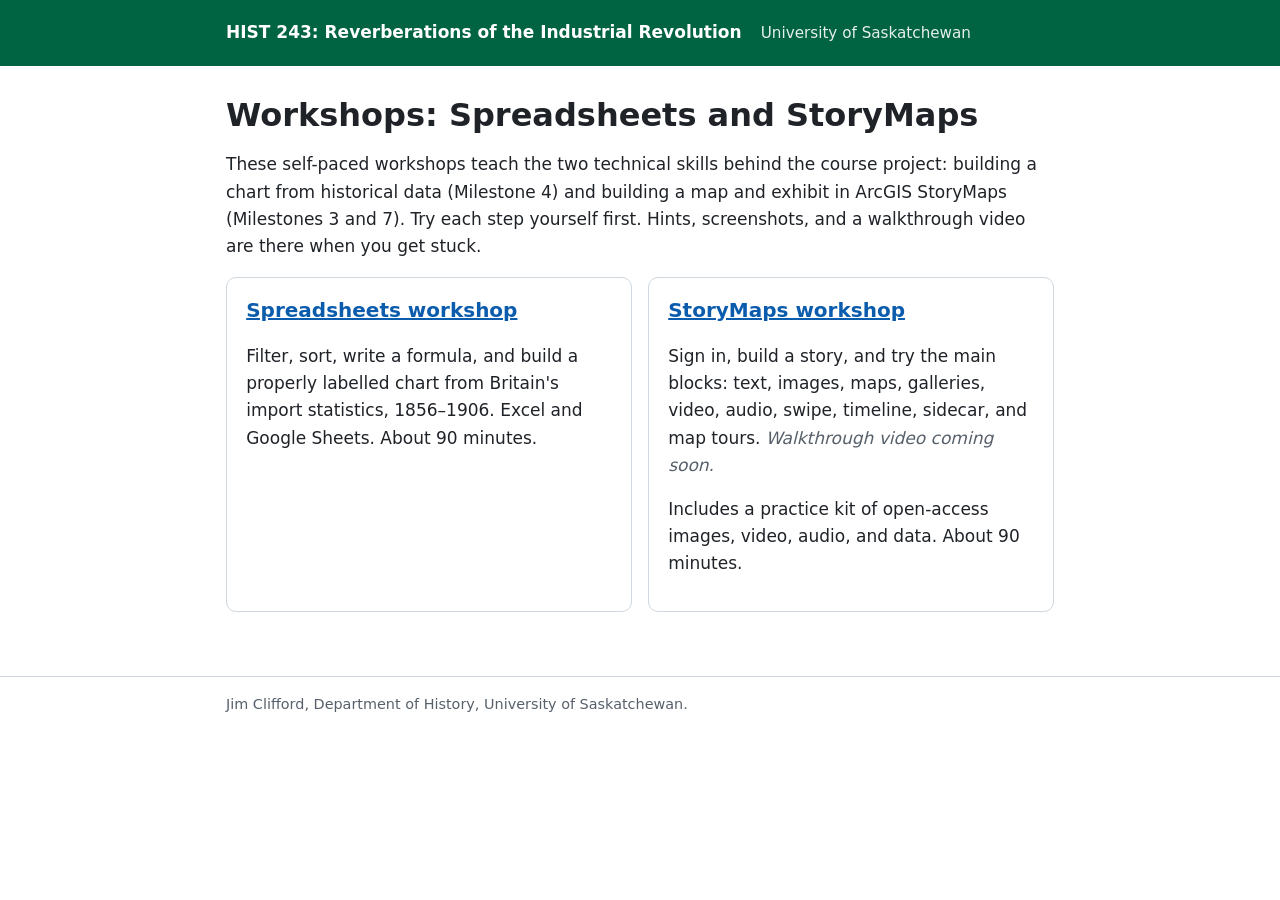
<file: index.html>
<!DOCTYPE html>
<html lang="en">
<head>
<meta charset="utf-8">
<meta name="viewport" content="width=device-width, initial-scale=1">
<title>HIST 243 Workshops: Spreadsheets and StoryMaps</title>
<link rel="stylesheet" href="assets/style.css">
</head>
<body>
<header class="site"><div class="wrap">
<span class="course">HIST 243: Reverberations of the Industrial Revolution</span>
<span class="crumbs">University of Saskatchewan</span>
</div></header>
<main class="wrap">
<h1>Workshops: Spreadsheets and StoryMaps</h1>
<p>These self-paced workshops teach the two technical skills behind the course project: building a chart from historical data (Milestone 4) and building a map and exhibit in ArcGIS StoryMaps (Milestones 3 and 7). Try each step yourself first. Hints, screenshots, and a walkthrough video are there when you get stuck.</p>
<div class="cards">
<div class="card">
<h2><a href="spreadsheets/">Spreadsheets workshop</a></h2>
<p>Filter, sort, write a formula, and build a properly labelled chart from Britain's import statistics, 1856&ndash;1906. Excel and Google Sheets. About 90 minutes.</p>
</div>
<div class="card">
<h2><a href="storymaps/practice-kit/">StoryMaps workshop</a></h2>
<p>Sign in, build a story, and try the main blocks: text, images, maps, galleries, video, audio, swipe, timeline, sidecar, and map tours. <span class="soon">Walkthrough video coming soon.</span></p>
<p>Includes a practice kit of open-access images, video, audio, and data. About 90 minutes.</p>
</div>
</div>
</main>
<footer class="site"><div class="wrap">Jim Clifford, Department of History, University of Saskatchewan.</div></footer>
</body>
</html>
</file>
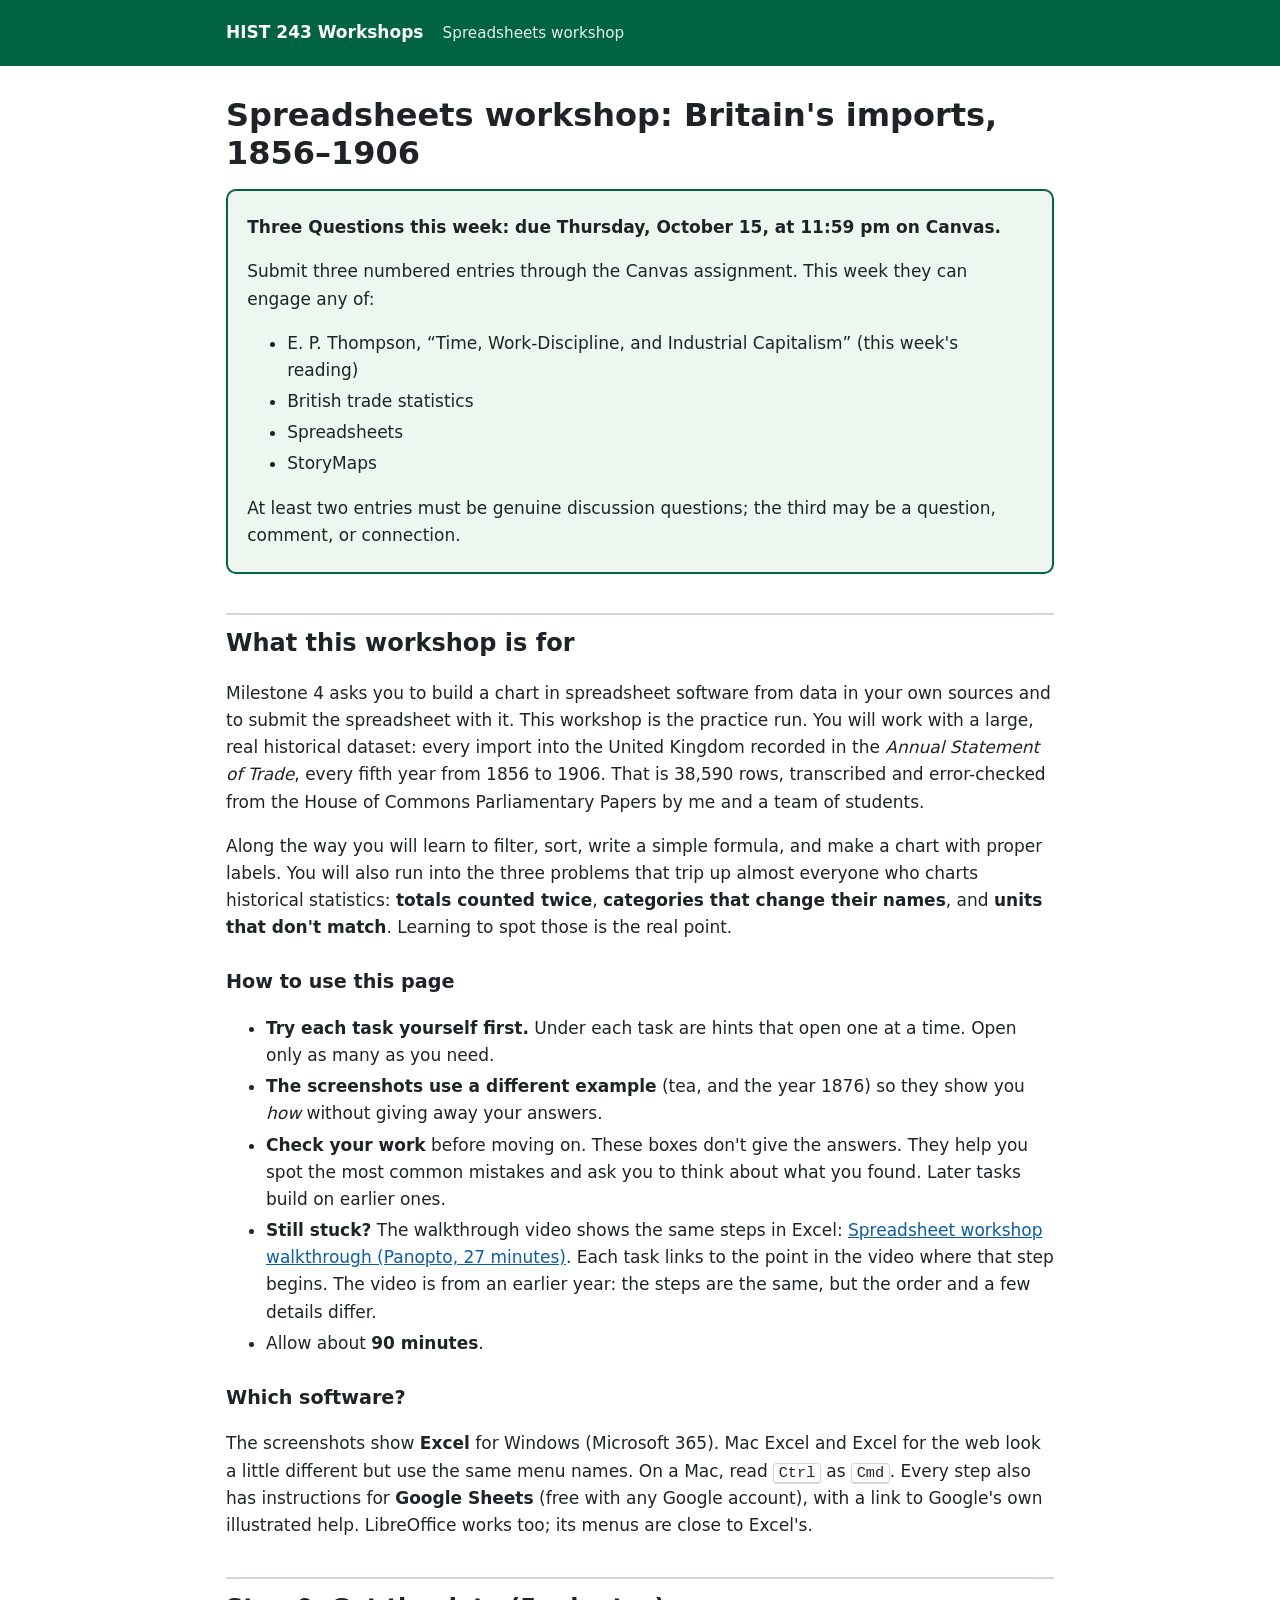
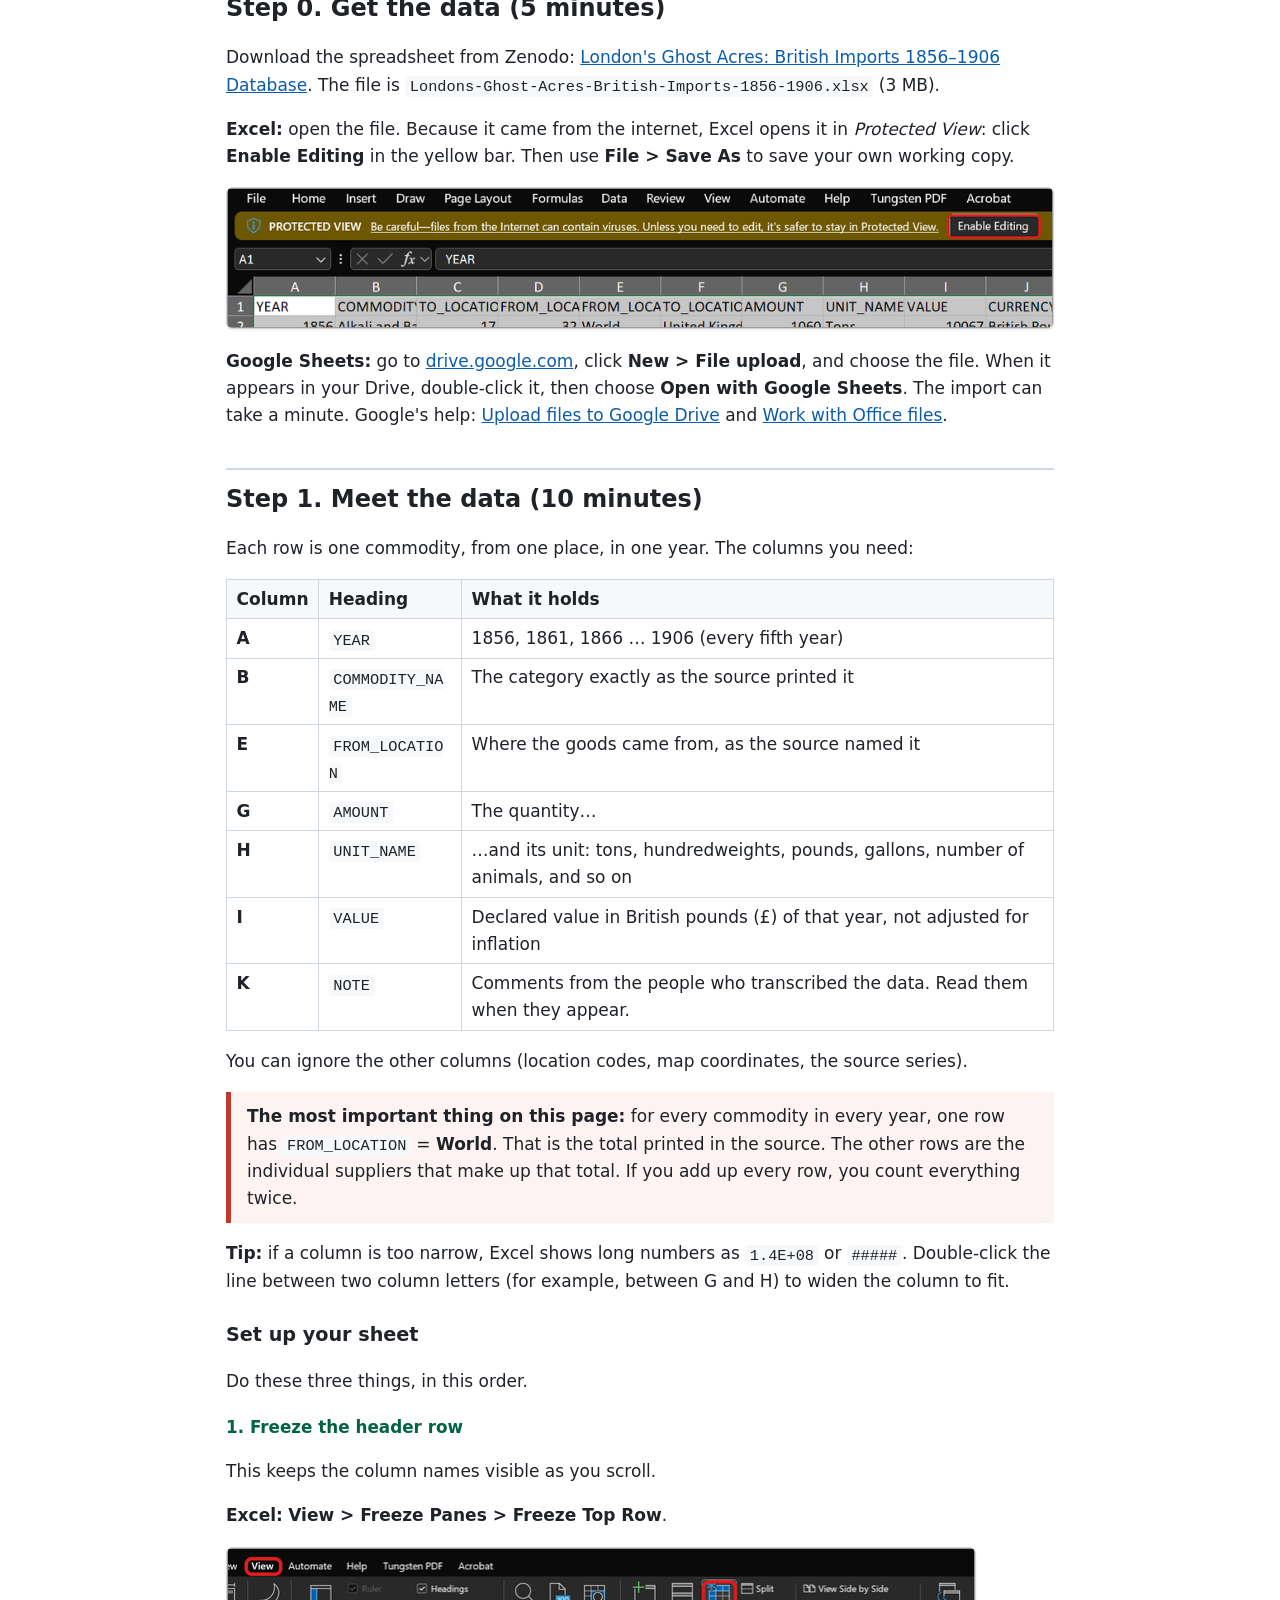
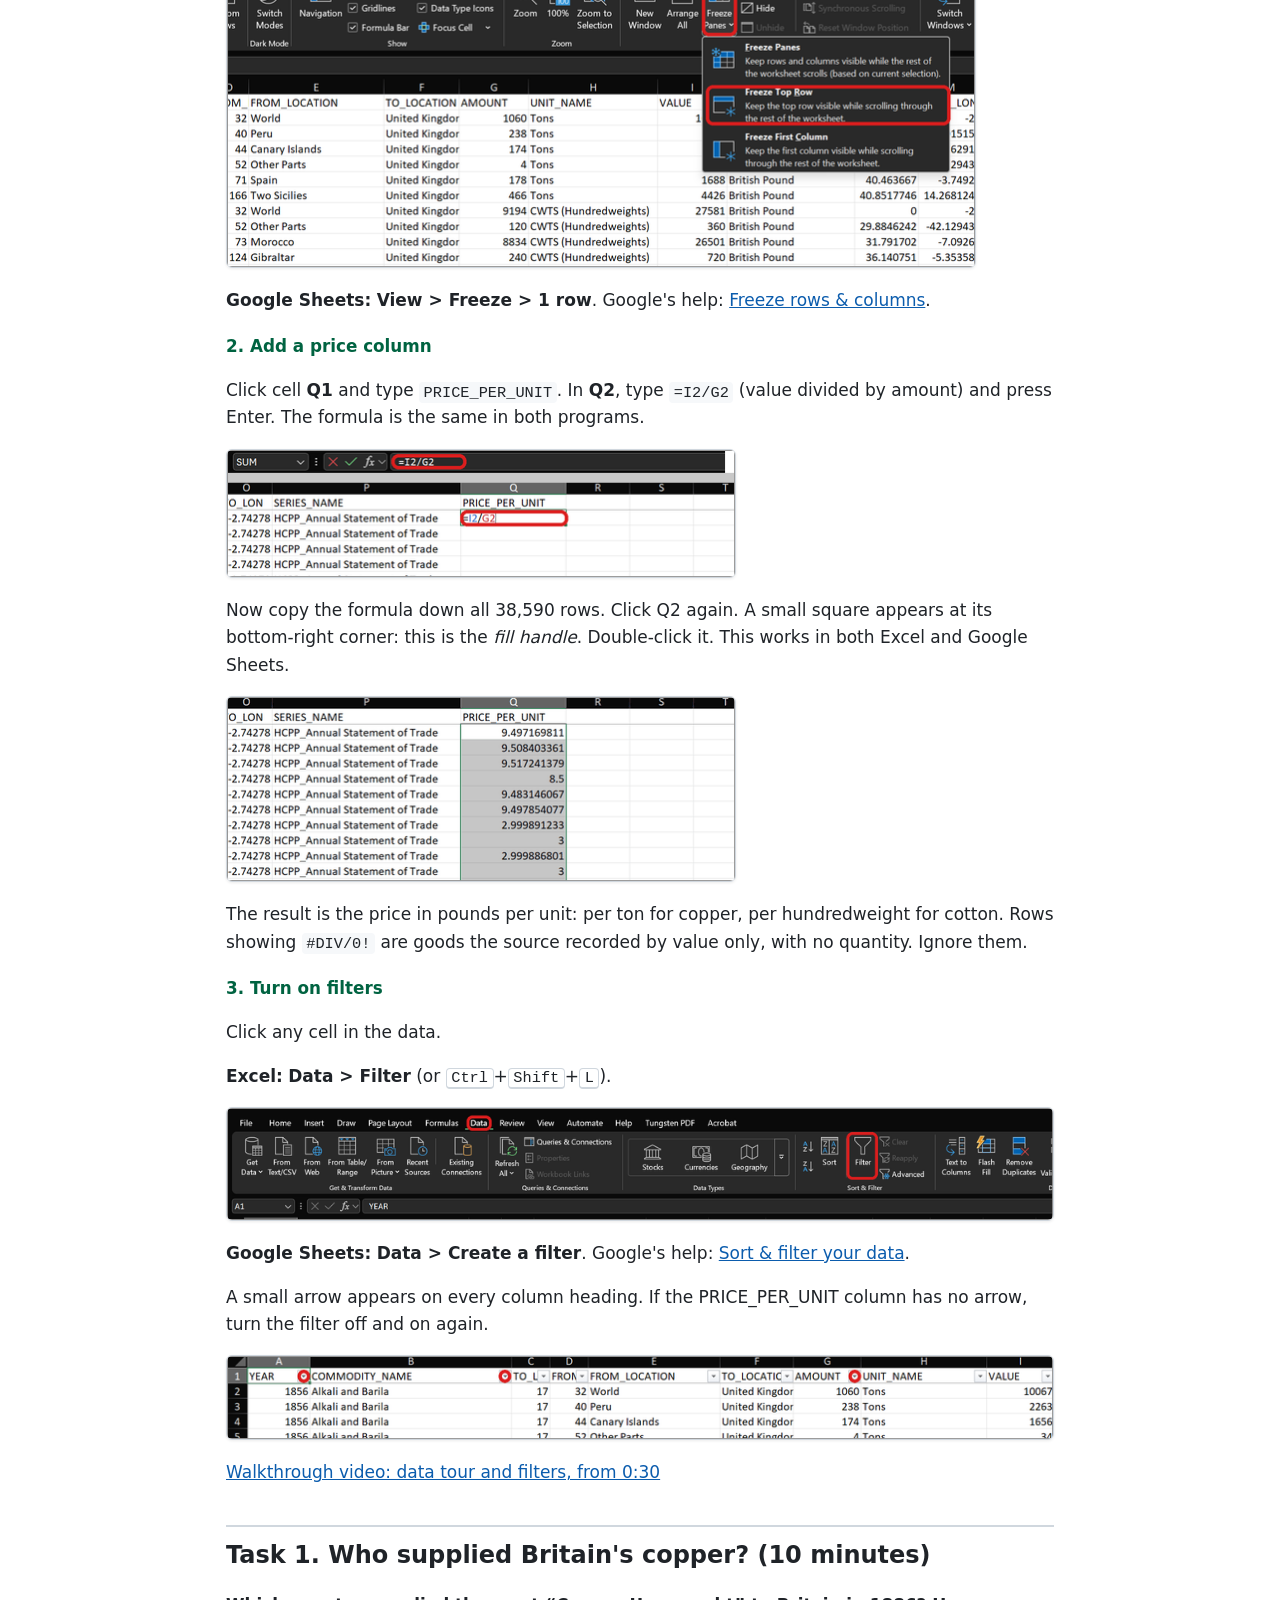
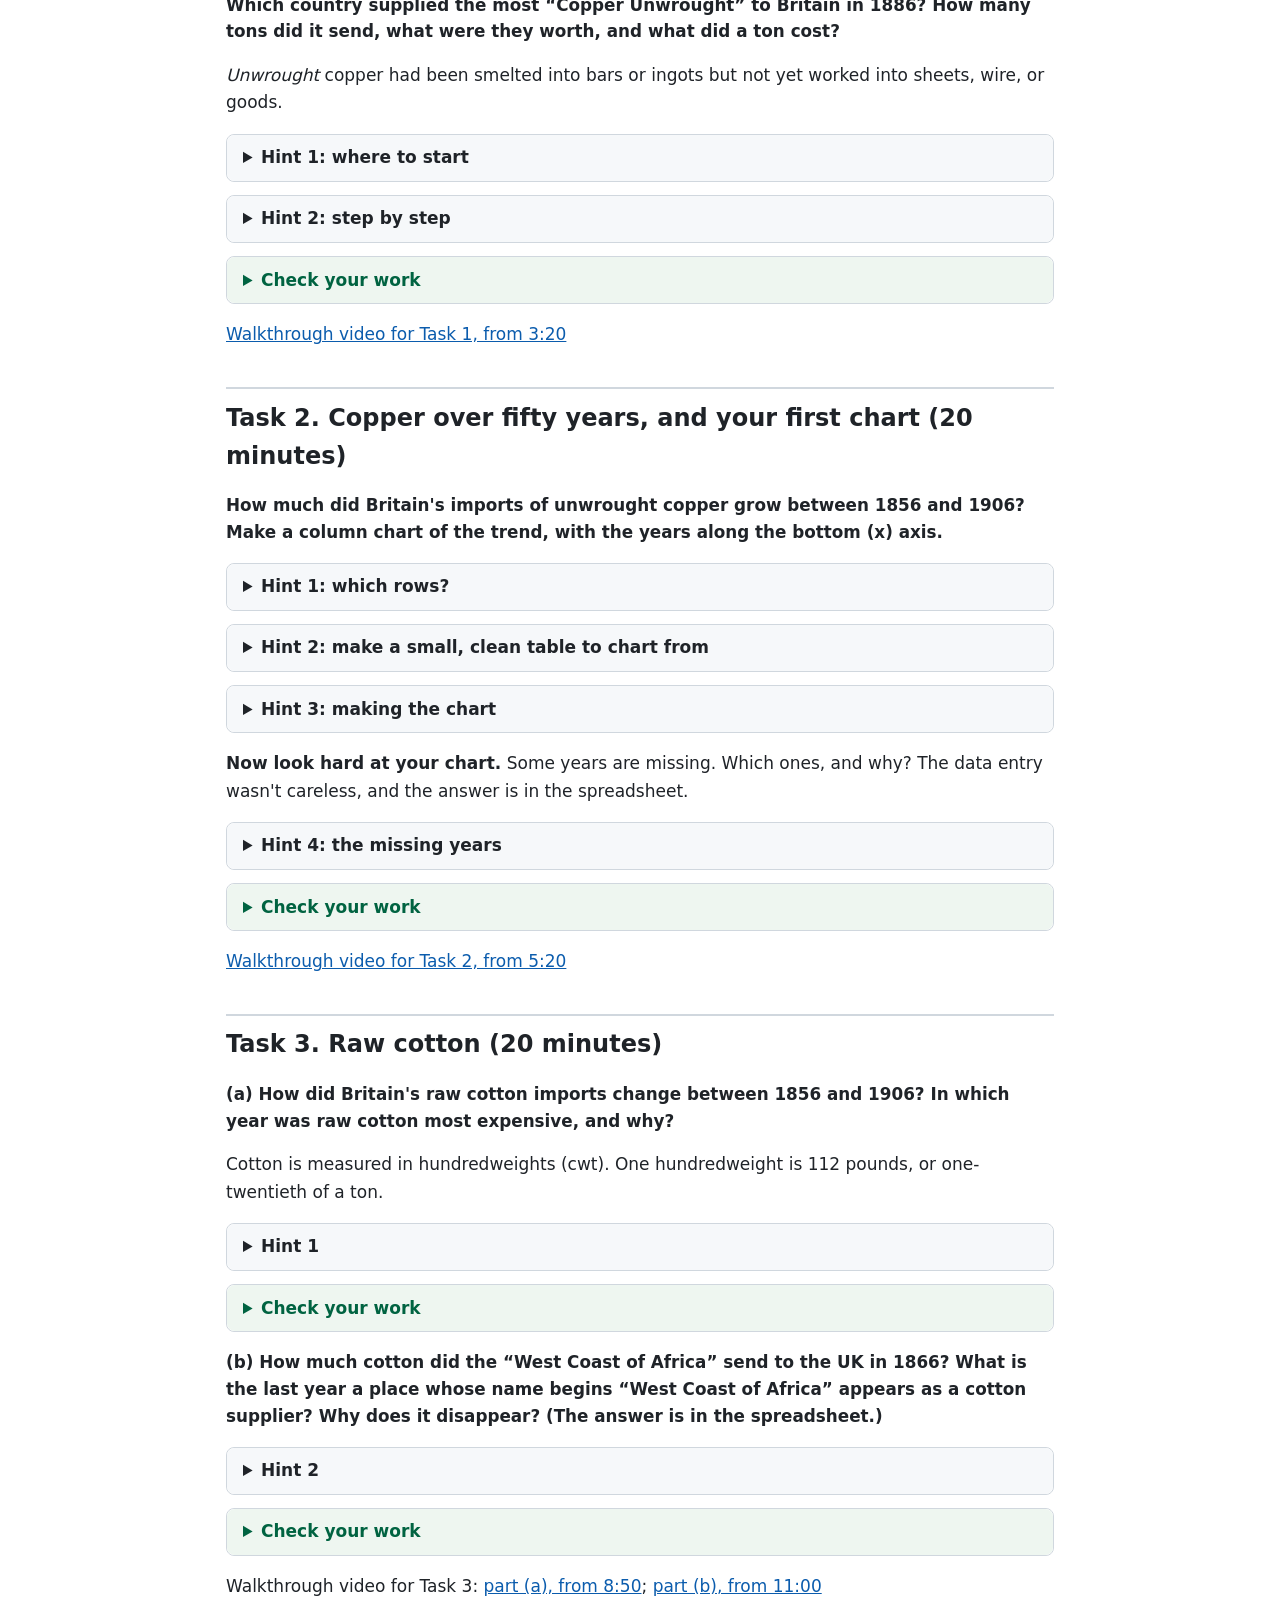
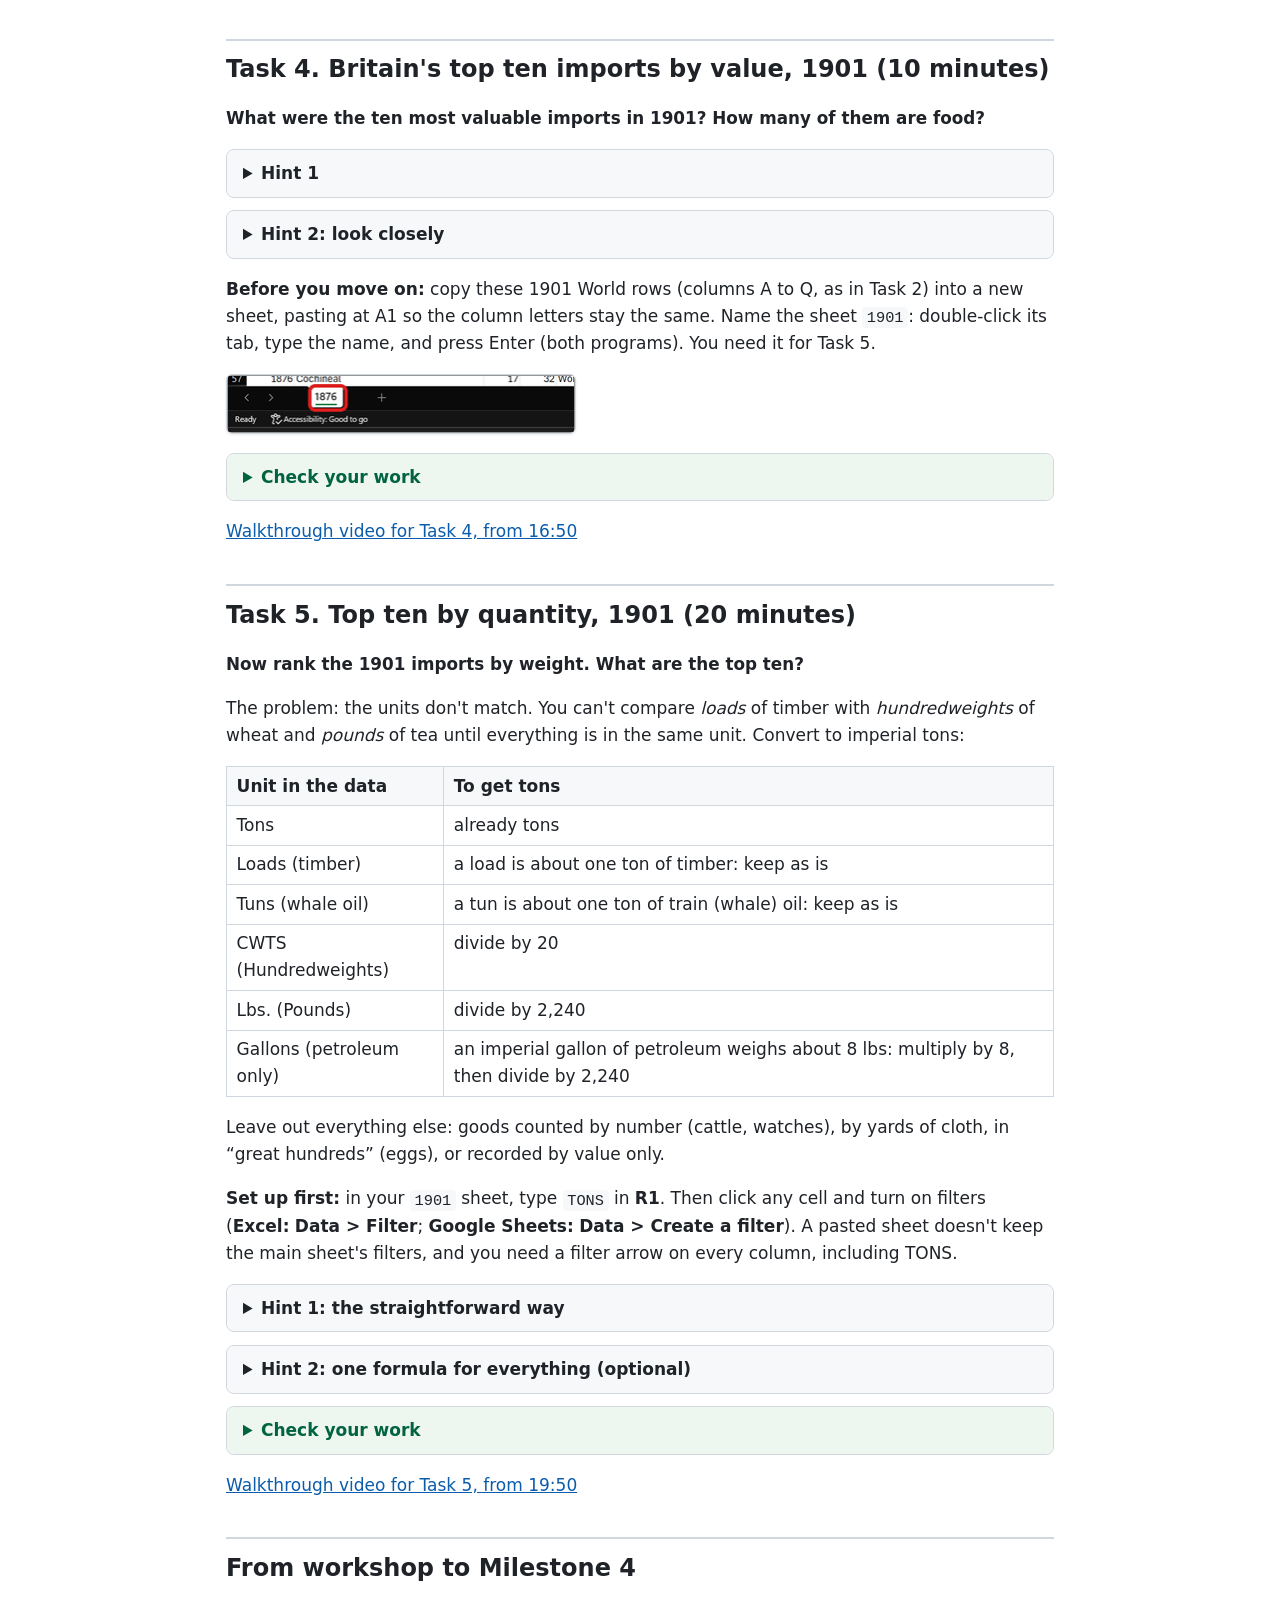
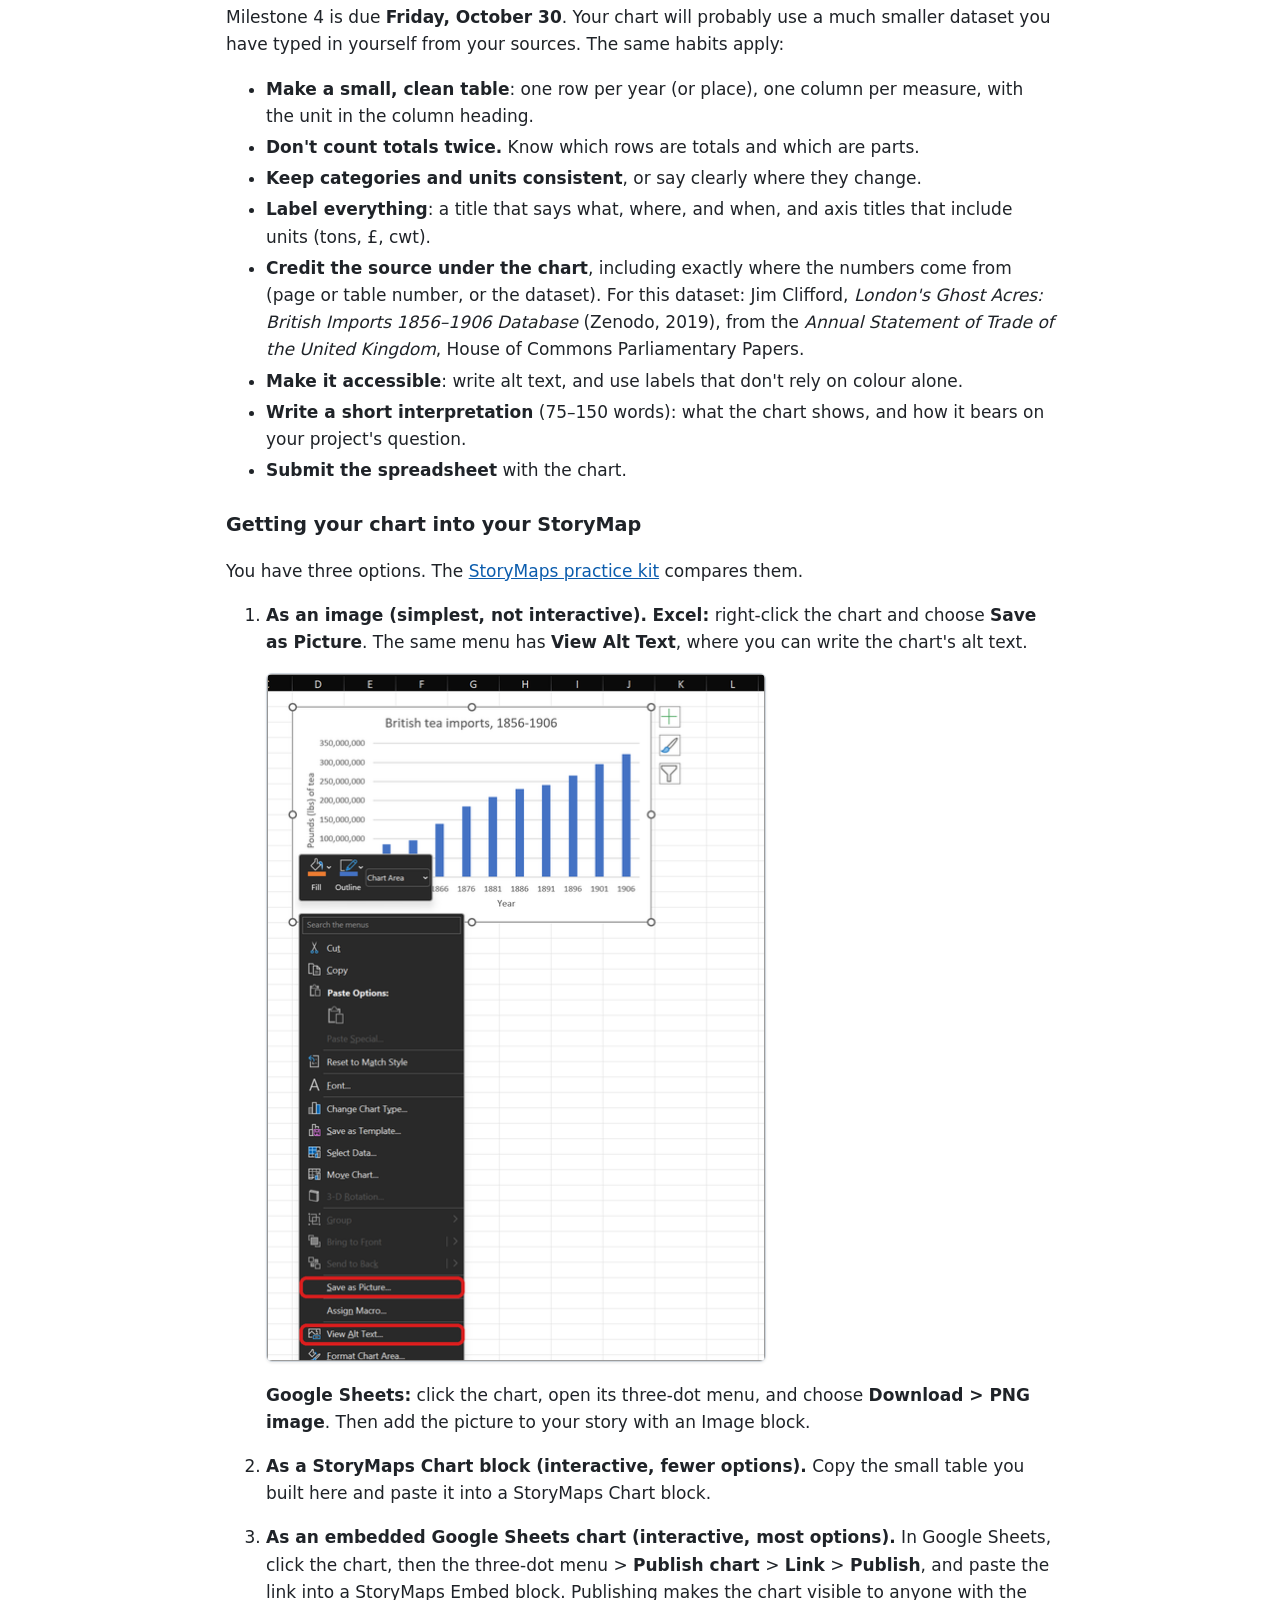
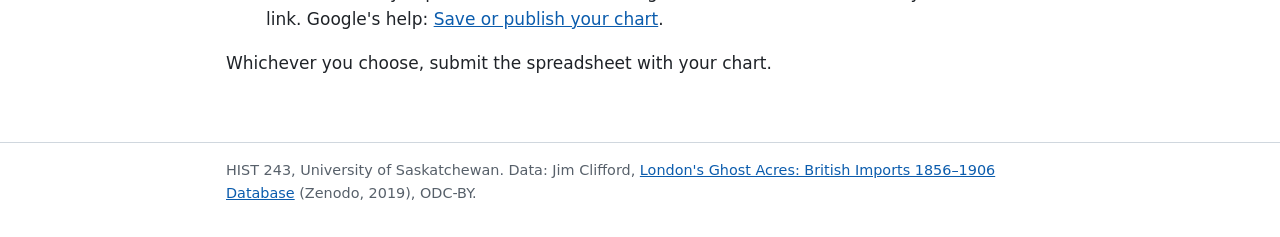
<file: spreadsheets/index.html>
<!DOCTYPE html>
<html lang="en">
<head>
<meta charset="utf-8">
<meta name="viewport" content="width=device-width, initial-scale=1">
<title>Spreadsheets workshop: Britain's imports, 1856&ndash;1906 | HIST 243</title>
<link rel="stylesheet" href="../assets/style.css">
</head>
<body>
<header class="site"><div class="wrap">
<a class="course" href="../">HIST 243 Workshops</a>
<span class="crumbs">Spreadsheets workshop</span>
</div></header>
<main class="wrap">
<h1>Spreadsheets workshop: Britain's imports, 1856&ndash;1906</h1>
<div class="callout">
<p><strong>Three Questions this week: due Thursday, October 15, at 11:59 pm on Canvas.</strong></p>
<p>Submit three numbered entries through the Canvas assignment. This week they can engage any of:</p>
<ul>
<li>E. P. Thompson, &ldquo;Time, Work-Discipline, and Industrial Capitalism&rdquo; (this week's reading)</li>
<li>British trade statistics</li>
<li>Spreadsheets</li>
<li>StoryMaps</li>
</ul>
<p>At least two entries must be genuine discussion questions; the third may be a question, comment, or connection.</p>
</div>

<h2>What this workshop is for</h2>
<p>Milestone 4 asks you to build a chart in spreadsheet software from data in your own sources and to submit the spreadsheet with it. This workshop is the practice run. You will work with a large, real historical dataset: every import into the United Kingdom recorded in the <em>Annual Statement of Trade</em>, every fifth year from 1856 to 1906. That is 38,590 rows, transcribed and error-checked from the House of Commons Parliamentary Papers by me and a team of students.</p>
<p>Along the way you will learn to filter, sort, write a simple formula, and make a chart with proper labels. You will also run into the three problems that trip up almost everyone who charts historical statistics: <strong>totals counted twice</strong>, <strong>categories that change their names</strong>, and <strong>units that don't match</strong>. Learning to spot those is the real point.</p>

<h3>How to use this page</h3>
<ul>
<li><strong>Try each task yourself first.</strong> Under each task are hints that open one at a time. Open only as many as you need.</li>
<li><strong>The screenshots use a different example</strong> (tea, and the year 1876) so they show you <em>how</em> without giving away your answers.</li>
<li><strong>Check your work</strong> before moving on. These boxes don't give the answers. They help you spot the most common mistakes and ask you to think about what you found. Later tasks build on earlier ones.</li>
<li><strong>Still stuck?</strong> The walkthrough video shows the same steps in Excel: <a href="https://usask.cloud.panopto.eu/Panopto/Pages/Viewer.aspx?id=4b1c0935-60de-46a5-88e3-ae240116ddce">Spreadsheet workshop walkthrough (Panopto, 27 minutes)</a>. Each task links to the point in the video where that step begins. The video is from an earlier year: the steps are the same, but the order and a few details differ.</li>
<li>Allow about <strong>90 minutes</strong>.</li>
</ul>

<h3>Which software?</h3>
<p>The screenshots show <strong>Excel</strong> for Windows (Microsoft 365). Mac Excel and Excel for the web look a little different but use the same menu names. On a Mac, read <kbd>Ctrl</kbd> as <kbd>Cmd</kbd>. Every step also has instructions for <strong>Google Sheets</strong> (free with any Google account), with a link to Google's own illustrated help. LibreOffice works too; its menus are close to Excel's.</p>

<h2>Step 0. Get the data (5 minutes)</h2>
<p>Download the spreadsheet from Zenodo: <a href="https://doi.org/10.5281/zenodo.3583723">London's Ghost Acres: British Imports 1856&ndash;1906 Database</a>. The file is <code>Londons-Ghost-Acres-British-Imports-1856-1906.xlsx</code> (3 MB).</p>
<p><strong>Excel:</strong> open the file. Because it came from the internet, Excel opens it in <em>Protected View</em>: click <strong>Enable Editing</strong> in the yellow bar. Then use <strong>File &gt; Save As</strong> to save your own working copy.</p>
<figure class="shot"><img src="images/e_protected_view.png" alt="Excel's yellow Protected View bar, with the Enable Editing button highlighted." width="1000" height="169" loading="lazy"></figure>
<p><strong>Google Sheets:</strong> go to <a href="https://drive.google.com">drive.google.com</a>, click <strong>New &gt; File upload</strong>, and choose the file. When it appears in your Drive, double-click it, then choose <strong>Open with Google Sheets</strong>. The import can take a minute. Google's help: <a href="https://support.google.com/drive/answer/2424368">Upload files to Google Drive</a> and <a href="https://support.google.com/docs/answer/6055139">Work with Office files</a>.</p>

<h2>Step 1. Meet the data (10 minutes)</h2>
<p>Each row is one commodity, from one place, in one year. The columns you need:</p>
<table>
<thead><tr><th>Column</th><th>Heading</th><th>What it holds</th></tr></thead>
<tbody>
<tr><td><strong>A</strong></td><td><code>YEAR</code></td><td>1856, 1861, 1866 &hellip; 1906 (every fifth year)</td></tr>
<tr><td><strong>B</strong></td><td><code>COMMODITY_NAME</code></td><td>The category exactly as the source printed it</td></tr>
<tr><td><strong>E</strong></td><td><code>FROM_LOCATION</code></td><td>Where the goods came from, as the source named it</td></tr>
<tr><td><strong>G</strong></td><td><code>AMOUNT</code></td><td>The quantity&hellip;</td></tr>
<tr><td><strong>H</strong></td><td><code>UNIT_NAME</code></td><td>&hellip;and its unit: tons, hundredweights, pounds, gallons, number of animals, and so on</td></tr>
<tr><td><strong>I</strong></td><td><code>VALUE</code></td><td>Declared value in British pounds (&pound;) of that year, not adjusted for inflation</td></tr>
<tr><td><strong>K</strong></td><td><code>NOTE</code></td><td>Comments from the people who transcribed the data. Read them when they appear.</td></tr>
</tbody>
</table>
<p>You can ignore the other columns (location codes, map coordinates, the source series).</p>
<p class="important"><strong>The most important thing on this page:</strong> for every commodity in every year, one row has <code>FROM_LOCATION</code> = <strong>World</strong>. That is the total printed in the source. The other rows are the individual suppliers that make up that total. If you add up every row, you count everything twice.</p>
<p><strong>Tip:</strong> if a column is too narrow, Excel shows long numbers as <code>1.4E+08</code> or <code>#####</code>. Double-click the line between two column letters (for example, between G and H) to widen the column to fit.</p>

<h3>Set up your sheet</h3>
<p>Do these three things, in this order.</p>

<h4>1. Freeze the header row</h4>
<p>This keeps the column names visible as you scroll.</p>
<p><strong>Excel:</strong> <strong>View &gt; Freeze Panes &gt; Freeze Top Row</strong>.</p>
<figure class="shot"><img src="images/e_freeze_top_row.png" alt="Excel's View tab with the Freeze Panes menu open and Freeze Top Row highlighted." width="750" height="320" loading="lazy"></figure>
<p><strong>Google Sheets:</strong> <strong>View &gt; Freeze &gt; 1 row</strong>. Google's help: <a href="https://support.google.com/docs/answer/9060449">Freeze rows &amp; columns</a>.</p>

<h4>2. Add a price column</h4>
<p>Click cell <strong>Q1</strong> and type <code>PRICE_PER_UNIT</code>. In <strong>Q2</strong>, type <code>=I2/G2</code> (value divided by amount) and press Enter. The formula is the same in both programs.</p>
<figure class="shot"><img src="images/e_price_formula.png" alt="The formula =I2/G2 being typed into cell Q2 under the heading PRICE_PER_UNIT, also shown in the formula bar." width="510" height="128" loading="lazy"></figure>
<p>Now copy the formula down all 38,590 rows. Click Q2 again. A small square appears at its bottom-right corner: this is the <em>fill handle</em>. Double-click it. This works in both Excel and Google Sheets.</p>
<figure class="shot"><img src="images/e_fill_handle.gif" alt="Animation: an arrow points to the small square at the bottom-right corner of cell Q2; after a double-click, the formula fills down the whole column." width="510" height="185" loading="lazy"></figure>
<p>The result is the price in pounds per unit: per ton for copper, per hundredweight for cotton. Rows showing <code>#DIV/0!</code> are goods the source recorded by value only, with no quantity. Ignore them.</p>

<h4>3. Turn on filters</h4>
<p>Click any cell in the data.</p>
<p><strong>Excel:</strong> <strong>Data &gt; Filter</strong> (or <kbd>Ctrl</kbd>+<kbd>Shift</kbd>+<kbd>L</kbd>).</p>
<figure class="shot"><img src="images/e_filter_button.png" alt="Excel's Data tab with the Filter button highlighted." width="1000" height="135" loading="lazy"></figure>
<p><strong>Google Sheets:</strong> <strong>Data &gt; Create a filter</strong>. Google's help: <a href="https://support.google.com/docs/answer/3540681">Sort &amp; filter your data</a>.</p>
<p>A small arrow appears on every column heading. If the PRICE_PER_UNIT column has no arrow, turn the filter off and on again.</p>
<figure class="shot"><img src="images/e_filter_arrows.png" alt="The header row with a filter arrow on each column heading; the arrows on YEAR, COMMODITY_NAME and AMOUNT are highlighted." width="850" height="85" loading="lazy"></figure>
<p><a href="https://usask.cloud.panopto.eu/Panopto/Pages/Viewer.aspx?id=4b1c0935-60de-46a5-88e3-ae240116ddce&amp;start=30">Walkthrough video: data tour and filters, from 0:30</a></p>

<h2>Task 1. Who supplied Britain's copper? (10 minutes)</h2>
<p class="task-q">Which country supplied the most &ldquo;Copper Unwrought&rdquo; to Britain in 1886? How many tons did it send, what were they worth, and what did a ton cost?</p>
<p><em>Unwrought</em> copper had been smelted into bars or ingots but not yet worked into sheets, wire, or goods.</p>

<details><summary>Hint 1: where to start</summary>
<p>You need two filters at the same time: one on <code>COMMODITY_NAME</code> and one on <code>YEAR</code>. Then sort the remaining rows by <code>AMOUNT</code>.</p>
</details>

<details><summary>Hint 2: step by step</summary>
<p><em>The screenshots filter for tea in 1876. Use copper and 1886 for your own answer.</em></p>
<h3>Excel</h3>
<ol>
<li><p>Click the arrow on <code>COMMODITY_NAME</code> and type the commodity into the <em>Search</em> box. The search finds every name that <em>contains</em> those letters, so several names appear.</p>
<figure class="shot"><img src="images/e_filter_search_1.png" alt="The COMMODITY_NAME filter menu with Tea typed in the Search box; the search results include unrelated names like Stearine." width="325" height="450" loading="lazy"></figure>
<p>Untick <strong>(Select All Search Results)</strong>, tick only the name that matches exactly, and click <strong>OK</strong>.</p>
<figure class="shot"><img src="images/e_filter_search_2.png" alt="In the filter list, only the exact name Tea is ticked, and the OK button is highlighted." width="325" height="450" loading="lazy"></figure></li>
<li><p>Click the arrow on <code>YEAR</code>. Untick <strong>(Select All)</strong>, tick the year you want, and click <strong>OK</strong>.</p>
<figure class="shot"><img src="images/e_filter_year.png" alt="The YEAR filter menu with Select All unticked and only 1876 ticked." width="350" height="450" loading="lazy"></figure></li>
<li><p>Click the arrow on <code>AMOUNT</code> and choose <strong>Sort Largest to Smallest</strong>.</p>
<figure class="shot"><img src="images/e_sort_largest.png" alt="The AMOUNT filter menu with Sort Largest to Smallest highlighted." width="425" height="155" loading="lazy"></figure></li>
</ol>
<p>The rows are now in order. The top row is <strong>World</strong>. Remember what that means.</p>
<figure class="shot"><img src="images/e_sorted_world_row.png" alt="Filtered and sorted rows for tea in 1876, with the World row highlighted at the top." width="950" height="185" loading="lazy"></figure>
<h3>Google Sheets</h3>
<ol>
<li>Click the filter icon on <code>COMMODITY_NAME</code> and open <strong>Filter by values</strong>. Click <strong>Clear</strong>, search for the commodity, tick only the exact name, and click <strong>OK</strong>.</li>
<li>Filter icon on <code>YEAR</code> &gt; <strong>Filter by values</strong> &gt; <strong>Clear</strong> &gt; tick the year &gt; <strong>OK</strong>.</li>
<li>Filter icon on <code>AMOUNT</code> &gt; <strong>Sort Z &rarr; A</strong>.</li>
</ol>
<p>Google's help: <a href="https://support.google.com/docs/answer/3540681">Sort &amp; filter your data</a>.</p>
</details>

<details class="check"><summary>Check your work</summary>
<ul>
<li>Did you skip the <strong>World</strong> row? It is the total, not a country.</li>
<li>Select the <code>AMOUNT</code> cells for all the country rows (click the first, <kbd>Shift</kbd>+click the last) and look at the <em>Sum</em> at the bottom right of the window. Both programs show it. It should match the World row exactly. That is how this database was error-checked.</li>
</ul>
<figure class="shot"><img src="images/e_status_sum.png" alt="The country rows' AMOUNT cells are selected, and the Sum in Excel's status bar matches the World row above them." width="375" height="217" loading="lazy"></figure>
<ul>
<li>Your price should be in pounds per ton. If it is a tiny fraction, the division is upside down.</li>
</ul>
<p><strong>Think about it:</strong> how much of the total came from a single country? What would Britain have needed this much copper for in the 1880s?</p>
</details>

<p><a href="https://usask.cloud.panopto.eu/Panopto/Pages/Viewer.aspx?id=4b1c0935-60de-46a5-88e3-ae240116ddce&amp;start=200">Walkthrough video for Task 1, from 3:20</a></p>

<h2>Task 2. Copper over fifty years, and your first chart (20 minutes)</h2>
<p class="task-q">How much did Britain's imports of unwrought copper grow between 1856 and 1906? Make a column chart of the trend, with the years along the bottom (x) axis.</p>

<details><summary>Hint 1: which rows?</summary>
<p>You want one number per year: the total. Keep your <code>COMMODITY_NAME</code> filter, clear the <code>YEAR</code> filter (tick Select All again), and filter <code>FROM_LOCATION</code> to <strong>World</strong> only.</p>
<figure class="shot"><img src="images/e_filter_world.png" alt="The FROM_LOCATION filter menu with World typed in the search box and only World ticked." width="425" height="450" loading="lazy"></figure>
</details>

<details><summary>Hint 2: make a small, clean table to chart from</summary>
<p>Charts are easiest from a small table of exactly the numbers you want.</p>
<ol>
<li><p>Select columns A to Q: click the column letter <strong>A</strong>, then hold <kbd>Shift</kbd> and click <strong>Q</strong>. Copy (<kbd>Ctrl</kbd>+<kbd>C</kbd>). Only the visible (filtered) rows will be copied.</p>
<figure class="shot"><img src="images/e_select_columns.png" alt="Columns A to Q selected by clicking column letter A and Shift-clicking column letter Q; the filtered World rows for tea are highlighted." width="895" height="210" loading="lazy"></figure></li>
<li><p>Add a new sheet with the <strong>+</strong> next to the sheet tabs at the bottom of the window. Click cell A1 and paste (<kbd>Ctrl</kbd>+<kbd>V</kbd>).</p>
<figure class="shot"><img src="images/e_new_sheet.png" alt="The plus button next to the Sheet1 tab, highlighted." width="350" height="55" loading="lazy"></figure>
<figure class="shot"><img src="images/e_pasted_sheet.png" alt="The pasted rows in the new sheet; the AMOUNT column is too narrow, so some numbers show as 1.4E+08." width="950" height="210" loading="lazy"></figure></li>
<li><p>Delete every column except <code>YEAR</code> and <code>AMOUNT</code>. Select the columns you don't need (click a column letter, <kbd>Shift</kbd>+click another), right-click a selected column letter, and choose <strong>Delete</strong>. Do this once for the columns between YEAR and AMOUNT and once for those after AMOUNT.</p>
<figure class="shot"><img src="images/e_delete_columns.png" alt="Columns B to F selected, with the right-click menu open and Delete highlighted." width="550" height="350" loading="lazy"></figure></li>
<li><p>Rename the <code>AMOUNT</code> heading to say what and which unit (for copper, <code>Tons</code>). You now have years in column A and amounts in column B.</p></li>
</ol>
<p>The same steps work in Google Sheets: the <strong>+</strong> is at the bottom left, and right-clicking a column letter gives <strong>Delete columns</strong>.</p>
</details>

<details><summary>Hint 3: making the chart</summary>
<h3>Excel</h3>
<ol>
<li><p>Select <strong>only the numbers</strong> in column B, not the years and not the heading.</p>
<figure class="shot"><img src="images/e_select_numbers.png" alt="A two-column table of years and pounds of tea, with only the numbers in column B selected." width="350" height="210" loading="lazy"></figure></li>
<li><p><strong>Insert &gt; Insert Column or Bar Chart &gt; Clustered Column</strong> (the first 2-D Column option). In Excel, <em>bar</em> charts run sideways and <em>column</em> charts stand upright. Use column for change over time.</p>
<figure class="shot"><img src="images/e_insert_column_chart.png" alt="The Insert tab with the column chart menu open and the 2-D Clustered Column option highlighted." width="625" height="325" loading="lazy"></figure></li>
<li><p>The x-axis reads 1, 2, 3&hellip; instead of years. Excel doesn't know where the years are yet.</p>
<figure class="shot"><img src="images/e_chart_wrong_axis.png" alt="A new column chart whose x-axis is labelled 1 to 10 instead of years." width="700" height="265" loading="lazy"></figure></li>
<li><p>Right-click the chart and choose <strong>Select Data</strong>.</p>
<figure class="shot"><img src="images/e_select_data_menu.png" alt="The chart's right-click menu with Select Data highlighted." width="500" height="520" loading="lazy"></figure></li>
<li><p>Under <em>Horizontal (Category) Axis Labels</em>, click <strong>Edit</strong>.</p>
<figure class="shot"><img src="images/e_select_data_dialog.png" alt="The Select Data Source dialog; the Edit button under Horizontal (Category) Axis Labels is highlighted, and the labels currently read 1, 2, 3." width="878" height="475" loading="lazy"></figure></li>
<li><p>With the small <em>Axis Labels</em> box open, drag across the years in column A, then click <strong>OK</strong>, and <strong>OK</strong> again.</p>
<figure class="shot"><img src="images/e_axis_labels_dialog.png" alt="The Axis Labels box after dragging across the years in column A; the range now reads =Sheet2!$A$2:$A$11." width="550" height="265" loading="lazy"></figure></li>
<li><p>The years are now on the x-axis.</p>
<figure class="shot"><img src="images/e_chart_years.png" alt="The column chart with the years 1856 to 1906 along the x-axis." width="575" height="265" loading="lazy"></figure></li>
<li><p>Add axis titles: click the chart, then <strong>Chart Design &gt; Add Chart Element &gt; Axis Titles</strong>, and choose Primary Horizontal and then Primary Vertical. Click any title to type your own words, including the chart title.</p>
<figure class="shot"><img src="images/e_axis_titles_menu.png" alt="The Chart Design tab, with Add Chart Element, Axis Titles, and the Primary Horizontal and Primary Vertical options highlighted." width="750" height="370" loading="lazy"></figure></li>
</ol>
<p>A finished chart has a title that says what, where, and when, and axis titles that give the unit:</p>
<figure class="shot"><img src="images/e_chart_final.png" alt="A finished column chart titled British tea imports, 1856-1906, with axis titles Year and Pounds (lbs) of tea." width="380" height="230" loading="lazy"></figure>
<p>Notice what the chart doesn't show: the source has no tea figure for 1871, so the bars jump from 1866 to 1876 with no gap. A finished chart says so in a note underneath, along with its source, for example: <em>No figure for 1871: tea does not appear in the source that year. Source: Jim Clifford, London's Ghost Acres: British Imports 1856&ndash;1906 Database (Zenodo, 2019).</em></p>
<p><em>Why not select the years too?</em> Excel sees numbers in both columns, assumes both are data, and draws a second set of bars for the years.</p>
<h3>Google Sheets</h3>
<ol>
<li>Select both columns, including the headings.</li>
<li><strong>Insert &gt; Chart</strong>. In the Chart editor, <em>Setup</em> tab, choose <strong>Column chart</strong>.</li>
<li>Check that <em>X-axis</em> shows the year column. If the years appear under <em>Series</em> instead, remove them there (three dots &gt; Remove) and add them as the X-axis.</li>
<li>To label every year, go to <em>Customise &gt; Horizontal axis</em> and tick <strong>Treat labels as text</strong>.</li>
<li>Edit the titles under <em>Customise &gt; Chart &amp; axis titles</em>.</li>
</ol>
<p>Google's help: <a href="https://support.google.com/docs/answer/63824">Add &amp; edit a chart or graph</a> and <a href="https://support.google.com/docs/answer/190718">Types of charts &amp; graphs</a>.</p>
</details>

<p><strong>Now look hard at your chart.</strong> Some years are missing. Which ones, and why? The data entry wasn't careless, and the answer is in the spreadsheet.</p>

<details><summary>Hint 4: the missing years</summary>
<p>Go back to the main sheet, with <code>FROM_LOCATION</code> still filtered to World. Open the <code>COMMODITY_NAME</code> filter, search <code>Copper</code>, and read every name on the list. Then tick one copper name at a time and look at which years appear for each.</p>
</details>

<details class="check"><summary>Check your work</summary>
<ul>
<li>The x-axis should show <strong>years</strong>, not 1, 2, 3&hellip;, and there should be only one set of bars.</li>
<li>The chart needs a title and axis titles, and the y-axis title should give the unit (tons).</li>
<li>Can you explain in one sentence why some years have no bar?</li>
</ul>
<p><strong>Your decision as a historian:</strong> once you know why years are missing, decide what goes on the chart. You can keep only the years that match exactly, or you can add related figures by hand and explain how they differ. Either is defensible <strong>if you say what you did</strong>, in a note under the chart or in your methodology appendix. That habit matters more than anything else for Milestone 4.</p>
<p><strong>Going further:</strong> use your price column. What happened to the price of a ton of copper between 1856, 1886, and 1906?</p>
</details>

<p><a href="https://usask.cloud.panopto.eu/Panopto/Pages/Viewer.aspx?id=4b1c0935-60de-46a5-88e3-ae240116ddce&amp;start=320">Walkthrough video for Task 2, from 5:20</a></p>

<h2>Task 3. Raw cotton (20 minutes)</h2>
<p class="task-q">(a) How did Britain's raw cotton imports change between 1856 and 1906? In which year was raw cotton most expensive, and why?</p>
<p>Cotton is measured in hundredweights (cwt). One hundredweight is 112 pounds, or one-twentieth of a ton.</p>

<details><summary>Hint 1</summary>
<p>These are the same moves as Task 2. Filter <code>FROM_LOCATION</code> to World, and on <code>COMMODITY_NAME</code> search <code>Cotton</code> and tick <code>Cotton Raw</code> (the source puts the noun first). Your PRICE_PER_UNIT column already holds the price per hundredweight. Watch for one year where the category has a slightly different name. To see more than one name, tick each one in the filter list.</p>
</details>

<details class="check"><summary>Check your work</summary>
<ul>
<li>You should have a World total for all eleven years. If one is missing, look for a slightly different commodity name.</li>
<li>Your price column should be in pounds per hundredweight. If the numbers are in the thousands or are tiny fractions, check your formula.</li>
</ul>
<p><strong>Think about it:</strong> in your most expensive year, which of Britain's 1856 suppliers sent much less? Find out why. Who filled the gap? The Week 3 and Week 5 lectures will help.</p>
</details>

<p class="task-q">(b) How much cotton did the &ldquo;West Coast of Africa&rdquo; send to the UK in 1866? What is the last year a place whose name begins &ldquo;West Coast of Africa&rdquo; appears as a cotton supplier? Why does it disappear? (The answer is in the spreadsheet.)</p>

<details><summary>Hint 2</summary>
<p>Clear the World filter. On <code>FROM_LOCATION</code>, search <code>Africa</code>, then try <code>Coast</code>. Sort by <code>YEAR</code> and read the place names in order.</p>
</details>

<details class="check"><summary>Check your work</summary>
<ul>
<li>Did you remove the World filter? Otherwise you will see no individual places at all.</li>
<li>Read the <code>FROM_LOCATION</code> names in year order, from 1856 to 1906. Which names appear only once? Which new names appear later, and what do they have in common?</li>
<li>Did West African cotton really stop, or did something else change?</li>
</ul>
</details>

<p>Walkthrough video for Task 3: <a href="https://usask.cloud.panopto.eu/Panopto/Pages/Viewer.aspx?id=4b1c0935-60de-46a5-88e3-ae240116ddce&amp;start=530">part (a), from 8:50</a>; <a href="https://usask.cloud.panopto.eu/Panopto/Pages/Viewer.aspx?id=4b1c0935-60de-46a5-88e3-ae240116ddce&amp;start=660">part (b), from 11:00</a></p>

<h2>Task 4. Britain's top ten imports by value, 1901 (10 minutes)</h2>
<p class="task-q">What were the ten most valuable imports in 1901? How many of them are food?</p>

<details><summary>Hint 1</summary>
<p>Clear all your filters.</p>
<p><strong>Excel:</strong> <strong>Data &gt; Clear</strong>.</p>
<figure class="shot"><img src="images/e_data_clear.png" alt="Excel's Data tab with the Clear button, next to Filter, highlighted." width="1050" height="120" loading="lazy"></figure>
<p><strong>Google Sheets:</strong> set each filter back to <em>Select all</em>, or use <strong>Data &gt; Remove filter</strong> and then <strong>Data &gt; Create a filter</strong> again.</p>
<p>Then filter <code>YEAR</code> to 1901 and <code>FROM_LOCATION</code> to World, and sort <code>VALUE</code> from largest to smallest, just as you did in Task 1.</p>
</details>

<details><summary>Hint 2: look closely</summary>
<p>Look for a commodity with <strong>Total</strong> in its name. Find the rows it adds up. You should count that thing once, not twice.</p>
</details>

<p><strong>Before you move on:</strong> copy these 1901 World rows (columns A to Q, as in Task 2) into a new sheet, pasting at A1 so the column letters stay the same. Name the sheet <code>1901</code>: double-click its tab, type the name, and press Enter (both programs). You need it for Task 5.</p>
<figure class="shot"><img src="images/e_rename_tab.png" alt="A sheet tab renamed by double-clicking it and typing a new name." width="350" height="58" loading="lazy"></figure>

<details class="check"><summary>Check your work</summary>
<ul>
<li>If you added anything up (with SUM or a pivot table), did you leave out the World rows? Including them doubles every number.</li>
<li>Each import should appear in your top ten only once. Did you check the rows with <strong>Total</strong> in their names?</li>
<li>Your largest import should be worth tens of millions of pounds.</li>
</ul>
<p><strong>Think about it:</strong> how many of your ten are food? This dataset is called <em>London's Ghost Acres</em>. Think back to Pomeranz's &ldquo;ghost acres&rdquo; in Week 5: what does your list suggest about where Britain's food came from by 1901?</p>
</details>

<p><a href="https://usask.cloud.panopto.eu/Panopto/Pages/Viewer.aspx?id=4b1c0935-60de-46a5-88e3-ae240116ddce&amp;start=1010">Walkthrough video for Task 4, from 16:50</a></p>

<h2>Task 5. Top ten by quantity, 1901 (20 minutes)</h2>
<p class="task-q">Now rank the 1901 imports by weight. What are the top ten?</p>
<p>The problem: the units don't match. You can't compare <em>loads</em> of timber with <em>hundredweights</em> of wheat and <em>pounds</em> of tea until everything is in the same unit. Convert to imperial tons:</p>
<table>
<thead><tr><th>Unit in the data</th><th>To get tons</th></tr></thead>
<tbody>
<tr><td>Tons</td><td>already tons</td></tr>
<tr><td>Loads (timber)</td><td>a load is about one ton of timber: keep as is</td></tr>
<tr><td>Tuns (whale oil)</td><td>a tun is about one ton of train (whale) oil: keep as is</td></tr>
<tr><td>CWTS (Hundredweights)</td><td>divide by 20</td></tr>
<tr><td>Lbs. (Pounds)</td><td>divide by 2,240</td></tr>
<tr><td>Gallons (petroleum only)</td><td>an imperial gallon of petroleum weighs about 8 lbs: multiply by 8, then divide by 2,240</td></tr>
</tbody>
</table>
<p>Leave out everything else: goods counted by number (cattle, watches), by yards of cloth, in &ldquo;great hundreds&rdquo; (eggs), or recorded by value only.</p>
<p><strong>Set up first:</strong> in your <code>1901</code> sheet, type <code>TONS</code> in <strong>R1</strong>. Then click any cell and turn on filters (<strong>Excel:</strong> <strong>Data &gt; Filter</strong>; <strong>Google Sheets:</strong> <strong>Data &gt; Create a filter</strong>). A pasted sheet doesn't keep the main sheet's filters, and you need a filter arrow on every column, including TONS.</p>

<details><summary>Hint 1: the straightforward way</summary>
<ol>
<li>In your <code>1901</code> sheet, sort by <code>UNIT_NAME</code> (its filter arrow &gt; <strong>Sort A to Z</strong>) so each unit sits together in one block.</li>
<li>In the first row of a block, type the right formula. For example, if the hundredweights start in row 11, type <code>=G11/20</code> in R11. For tons, the formula is just <code>=G11</code>.</li>
<li>Click that cell, then <kbd>Shift</kbd>+click the cell in column R on the block's <em>last</em> row, and press <kbd>Ctrl</kbd>+<kbd>D</kbd> (<em>fill down</em>, in both programs). Don't double-click the fill handle here: it would run past the end of the block.</li>
</ol>
<figure class="shot"><img src="images/e_fill_block.gif" alt="Animation: the formula =G11/20 sits in R11 with the rest of the hundredweight block selected; after Ctrl+D, every row in the block shows its weight in tons." width="695" height="317" loading="lazy"></figure>
<p>Repeat for each unit you can convert. The <strong>Gallons</strong> block mixes petroleum with wine, spirits, and vinegar: type the petroleum formula only in the petroleum rows. Finally, sort by <code>TONS</code> (its filter arrow), largest to smallest. Empty cells sort to the bottom.</p>
</details>

<details><summary>Hint 2: one formula for everything (optional)</summary>
<p>If you're comfortable with formulas, paste this into R2 and fill it down with the fill handle. It works in both Excel and Sheets:</p>
<p><code>=IFS(H2="Tons",G2, H2="Loads",G2, H2="Tuns (whale oil)",G2, H2="CWTS (Hundredweights)",G2/20, H2="Lbs. (Pounds)",G2/2240, AND(H2="Gallons",ISNUMBER(SEARCH("Petroleum",B2))),G2*8/2240, TRUE,"")</code></p>
<figure class="shot"><img src="images/e_ifs_formula.png" alt="The IFS formula in the formula bar, with its result in cell R2 under the heading TONS." width="750" height="79" loading="lazy"></figure>
<p>Read it left to right: <em>if the unit is Tons, use the amount; if it is hundredweights, divide by 20&hellip;; otherwise leave the cell blank.</em></p>
<p><strong>Watch out when you sort:</strong> the &ldquo;blank&rdquo; cells this formula makes are not truly empty, so in Excel they sort to the <em>top</em> when you sort largest to smallest. Scroll down past them, or open the TONS filter and untick <strong>(Blanks)</strong>.</p>
</details>

<details class="check"><summary>Check your work</summary>
<ul>
<li>Test a row by hand. Pick a hundredweight row, divide its <code>AMOUNT</code> by 20 on a calculator, and compare the result with your TONS column. Do the same for a pounds row (divide by 2,240).</li>
<li>Rows in units you can't convert should be blank, not zero.</li>
<li>As in Task 4, count any &ldquo;Total&rdquo; only once.</li>
</ul>
<p><strong>Think about it:</strong> compare this list with your Task 4 list. What ranks high by value but low by weight, and the reverse? What disappears from a ranking by weight altogether? If an item on your list puzzles you, look up what it was used for: it may tell you something about British industry.</p>
</details>

<p><a href="https://usask.cloud.panopto.eu/Panopto/Pages/Viewer.aspx?id=4b1c0935-60de-46a5-88e3-ae240116ddce&amp;start=1190">Walkthrough video for Task 5, from 19:50</a></p>

<h2 id="milestone">From workshop to Milestone 4</h2>
<p>Milestone 4 is due <strong>Friday, October 30</strong>. Your chart will probably use a much smaller dataset you have typed in yourself from your sources. The same habits apply:</p>
<ul>
<li><strong>Make a small, clean table</strong>: one row per year (or place), one column per measure, with the unit in the column heading.</li>
<li><strong>Don't count totals twice.</strong> Know which rows are totals and which are parts.</li>
<li><strong>Keep categories and units consistent</strong>, or say clearly where they change.</li>
<li><strong>Label everything</strong>: a title that says what, where, and when, and axis titles that include units (tons, &pound;, cwt).</li>
<li><strong>Credit the source under the chart</strong>, including exactly where the numbers come from (page or table number, or the dataset). For this dataset: Jim Clifford, <em>London's Ghost Acres: British Imports 1856&ndash;1906 Database</em> (Zenodo, 2019), from the <em>Annual Statement of Trade of the United Kingdom</em>, House of Commons Parliamentary Papers.</li>
<li><strong>Make it accessible</strong>: write alt text, and use labels that don't rely on colour alone.</li>
<li><strong>Write a short interpretation</strong> (75&ndash;150 words): what the chart shows, and how it bears on your project's question.</li>
<li><strong>Submit the spreadsheet</strong> with the chart.</li>
</ul>
<h3>Getting your chart into your StoryMap</h3>
<p>You have three options. The <a href="../storymaps/practice-kit/#chart">StoryMaps practice kit</a> compares them.</p>
<ol>
<li><p><strong>As an image (simplest, not interactive).</strong> <strong>Excel:</strong> right-click the chart and choose <strong>Save as Picture</strong>. The same menu has <strong>View Alt Text</strong>, where you can write the chart's alt text.</p>
<figure class="shot"><img src="images/e_save_as_picture.png" alt="The chart's right-click menu with Save as Picture and View Alt Text highlighted." width="500" height="690" loading="lazy"></figure>
<p><strong>Google Sheets:</strong> click the chart, open its three-dot menu, and choose <strong>Download &gt; PNG image</strong>. Then add the picture to your story with an Image block.</p></li>
<li><p><strong>As a StoryMaps Chart block (interactive, fewer options).</strong> Copy the small table you built here and paste it into a StoryMaps Chart block.</p></li>
<li><p><strong>As an embedded Google Sheets chart (interactive, most options).</strong> In Google Sheets, click the chart, then the three-dot menu &gt; <strong>Publish chart</strong> &gt; <strong>Link</strong> &gt; <strong>Publish</strong>, and paste the link into a StoryMaps Embed block. Publishing makes the chart visible to anyone with the link. Google's help: <a href="https://support.google.com/docs/answer/1047436">Save or publish your chart</a>.</p></li>
</ol>
<p>Whichever you choose, submit the spreadsheet with your chart.</p>

</main>
<footer class="site"><div class="wrap">HIST 243, University of Saskatchewan. Data: Jim Clifford, <a href="https://doi.org/10.5281/zenodo.3583723">London's Ghost Acres: British Imports 1856&ndash;1906 Database</a> (Zenodo, 2019), ODC-BY.</div></footer>
</body>
</html>
</file>
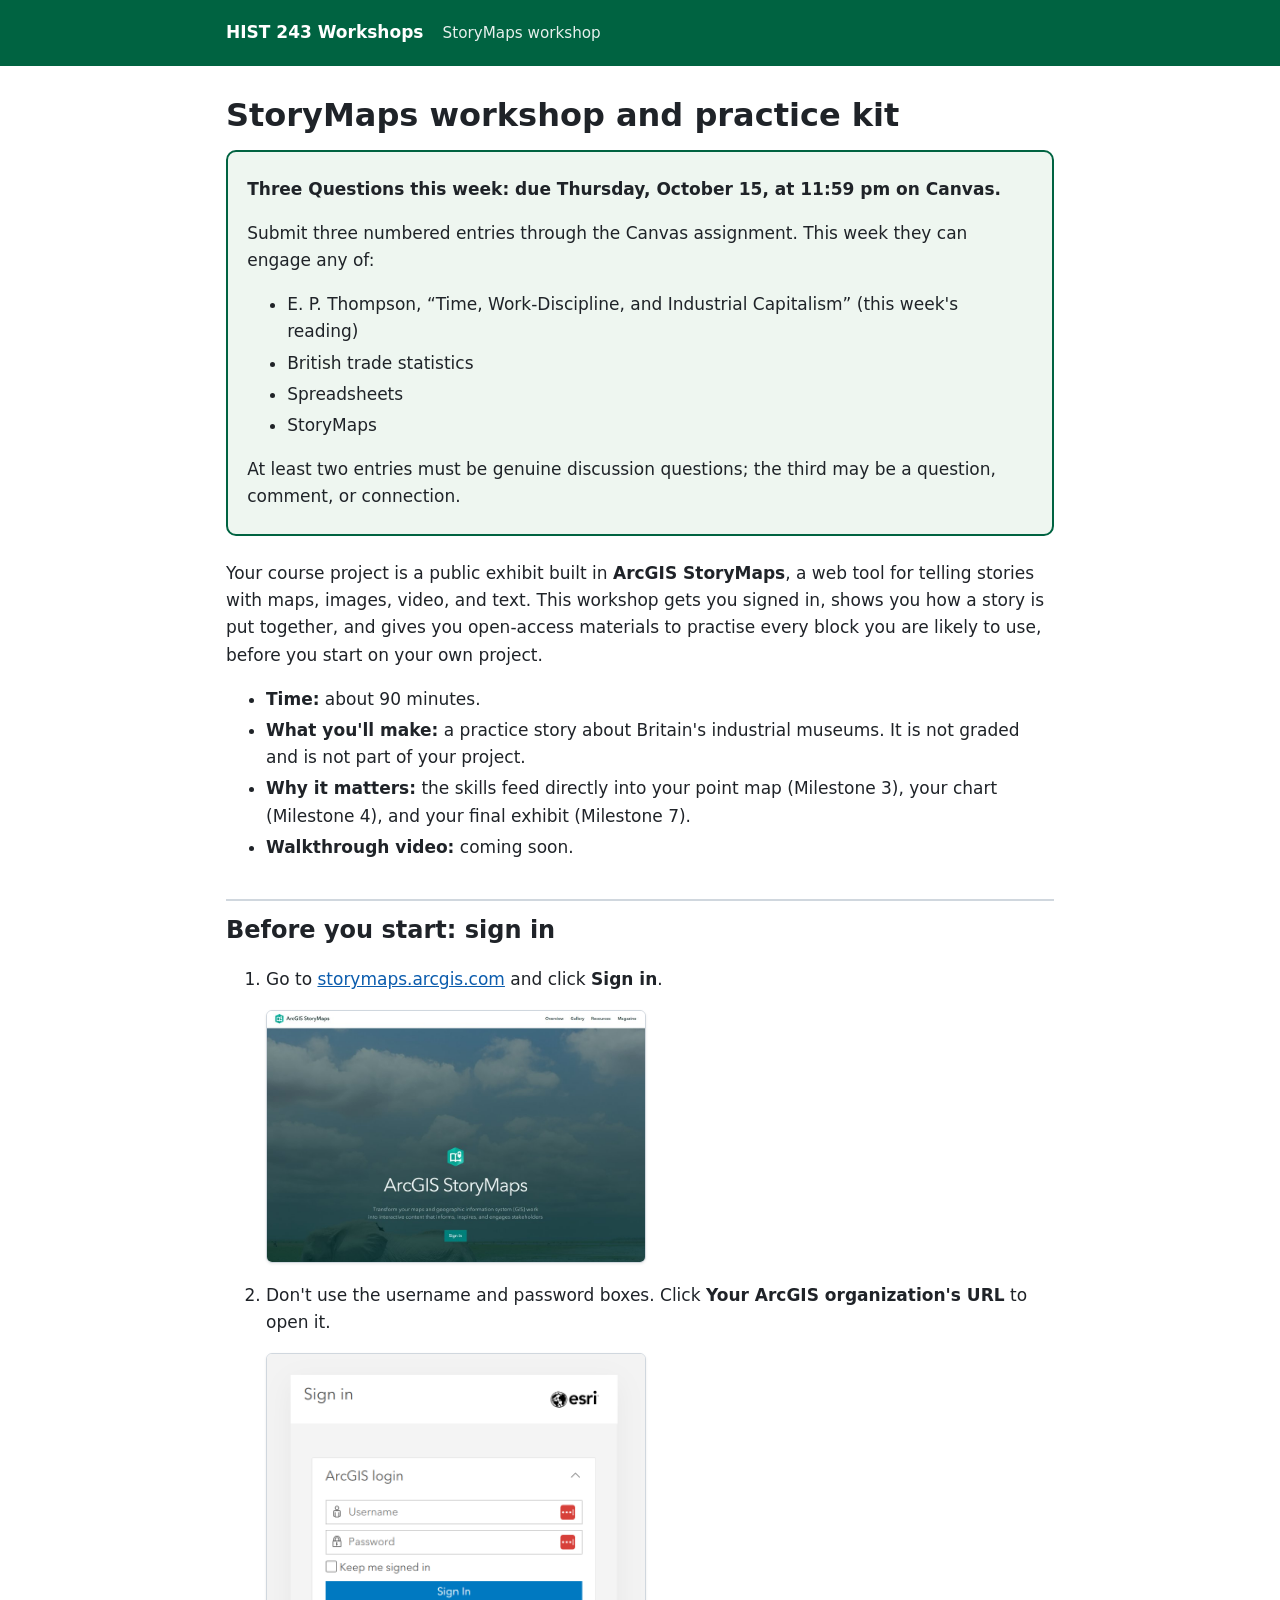
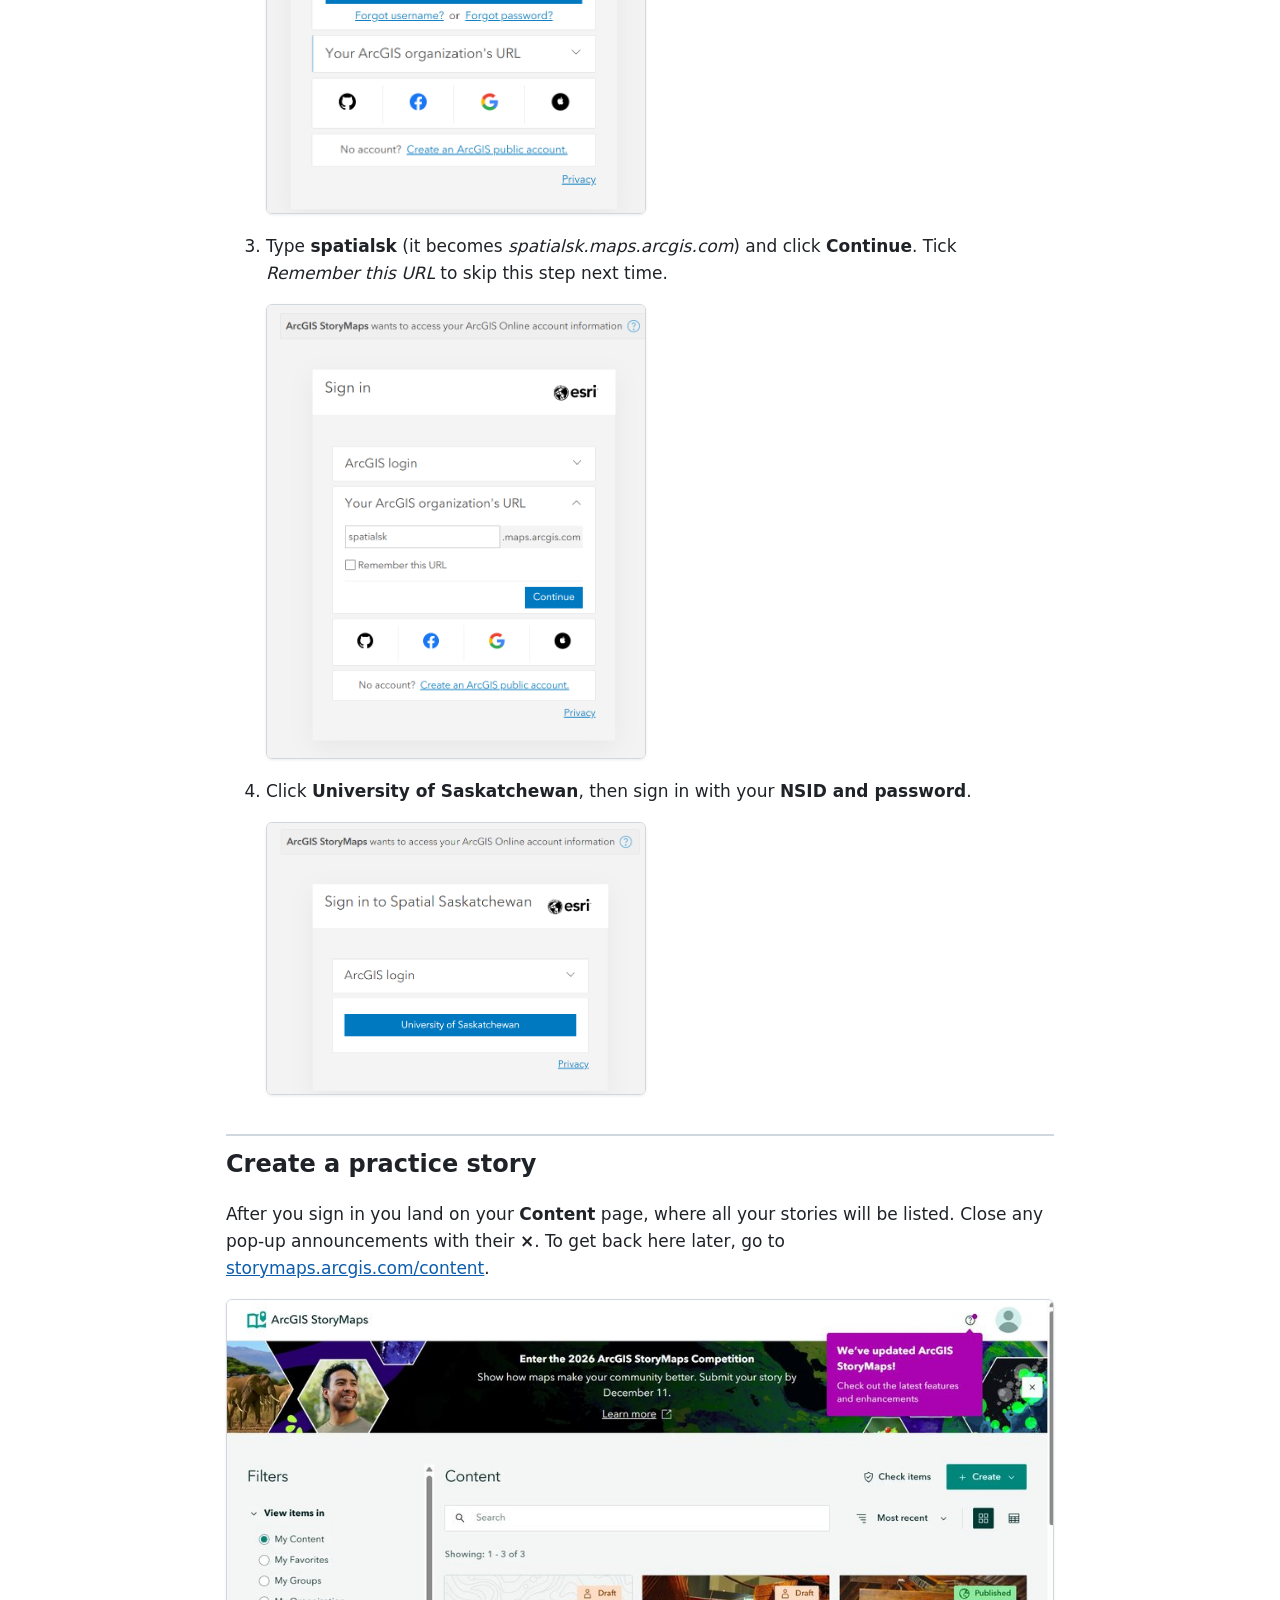
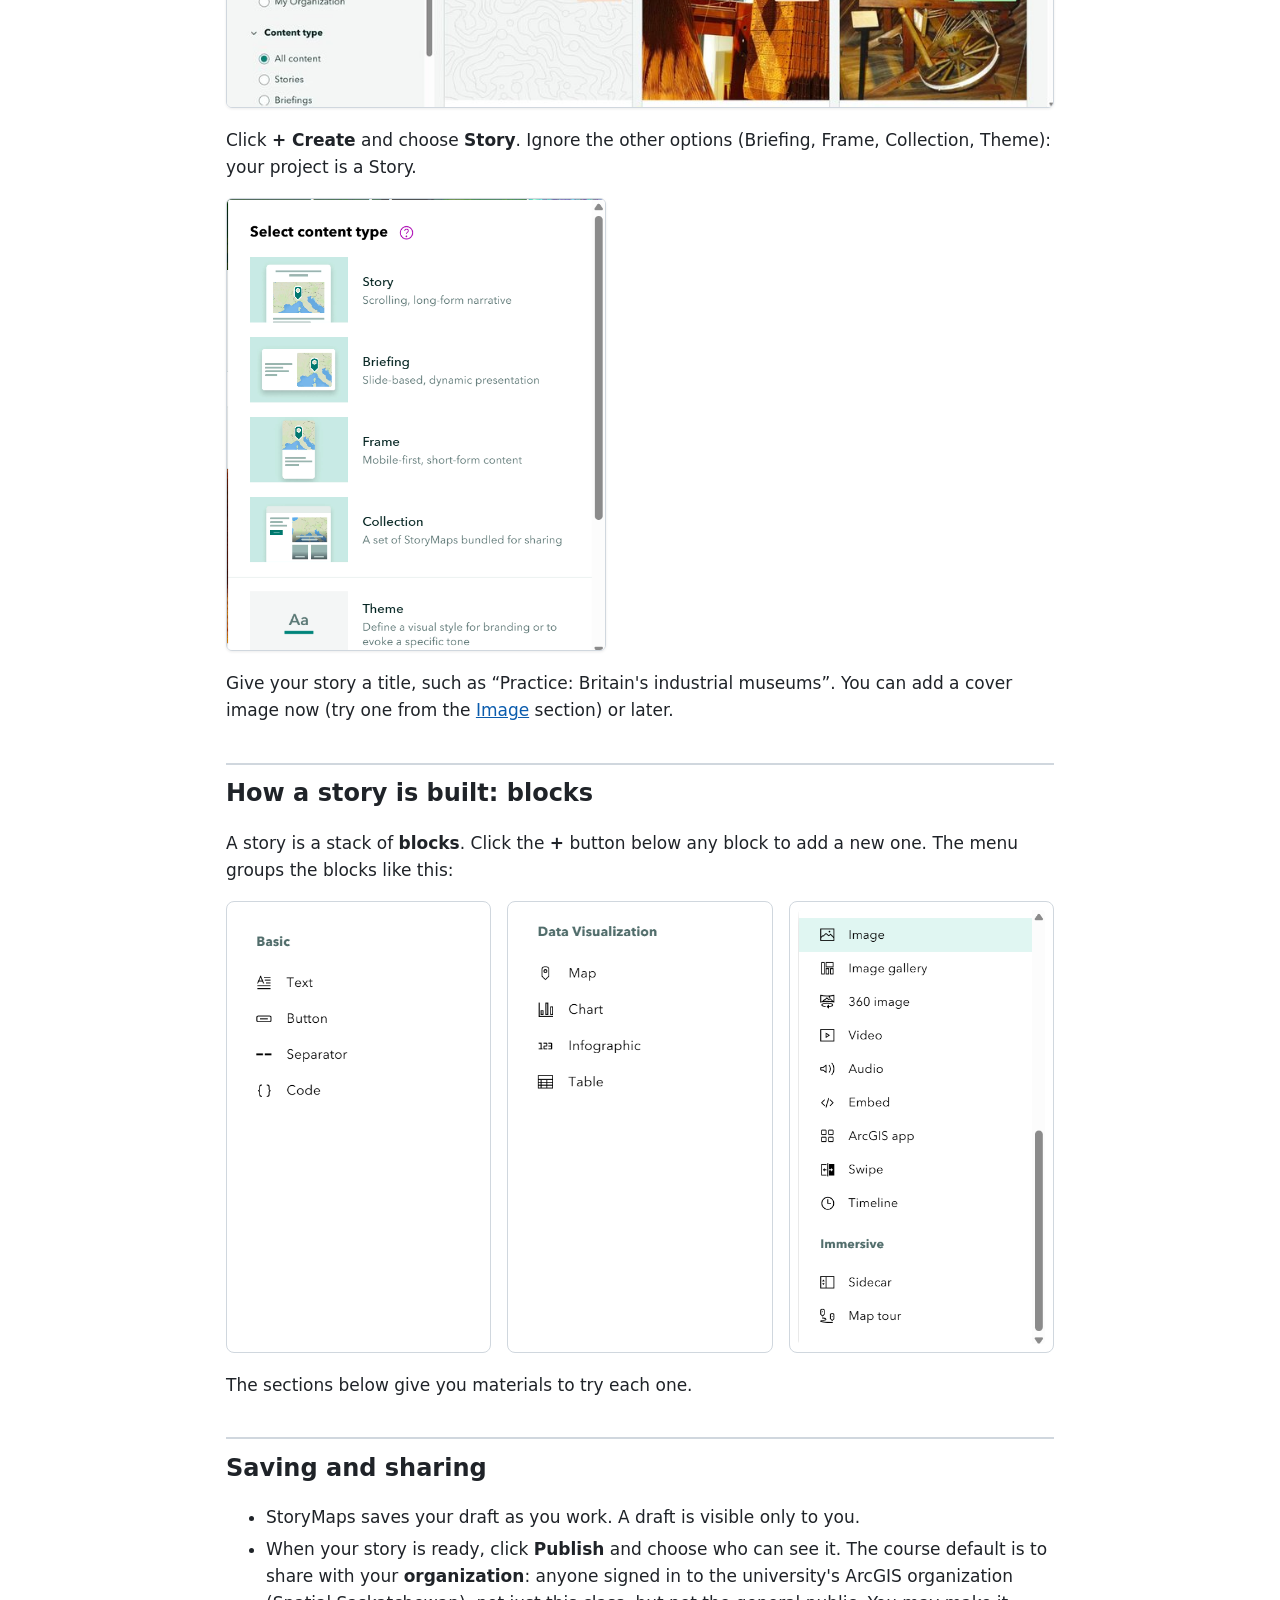
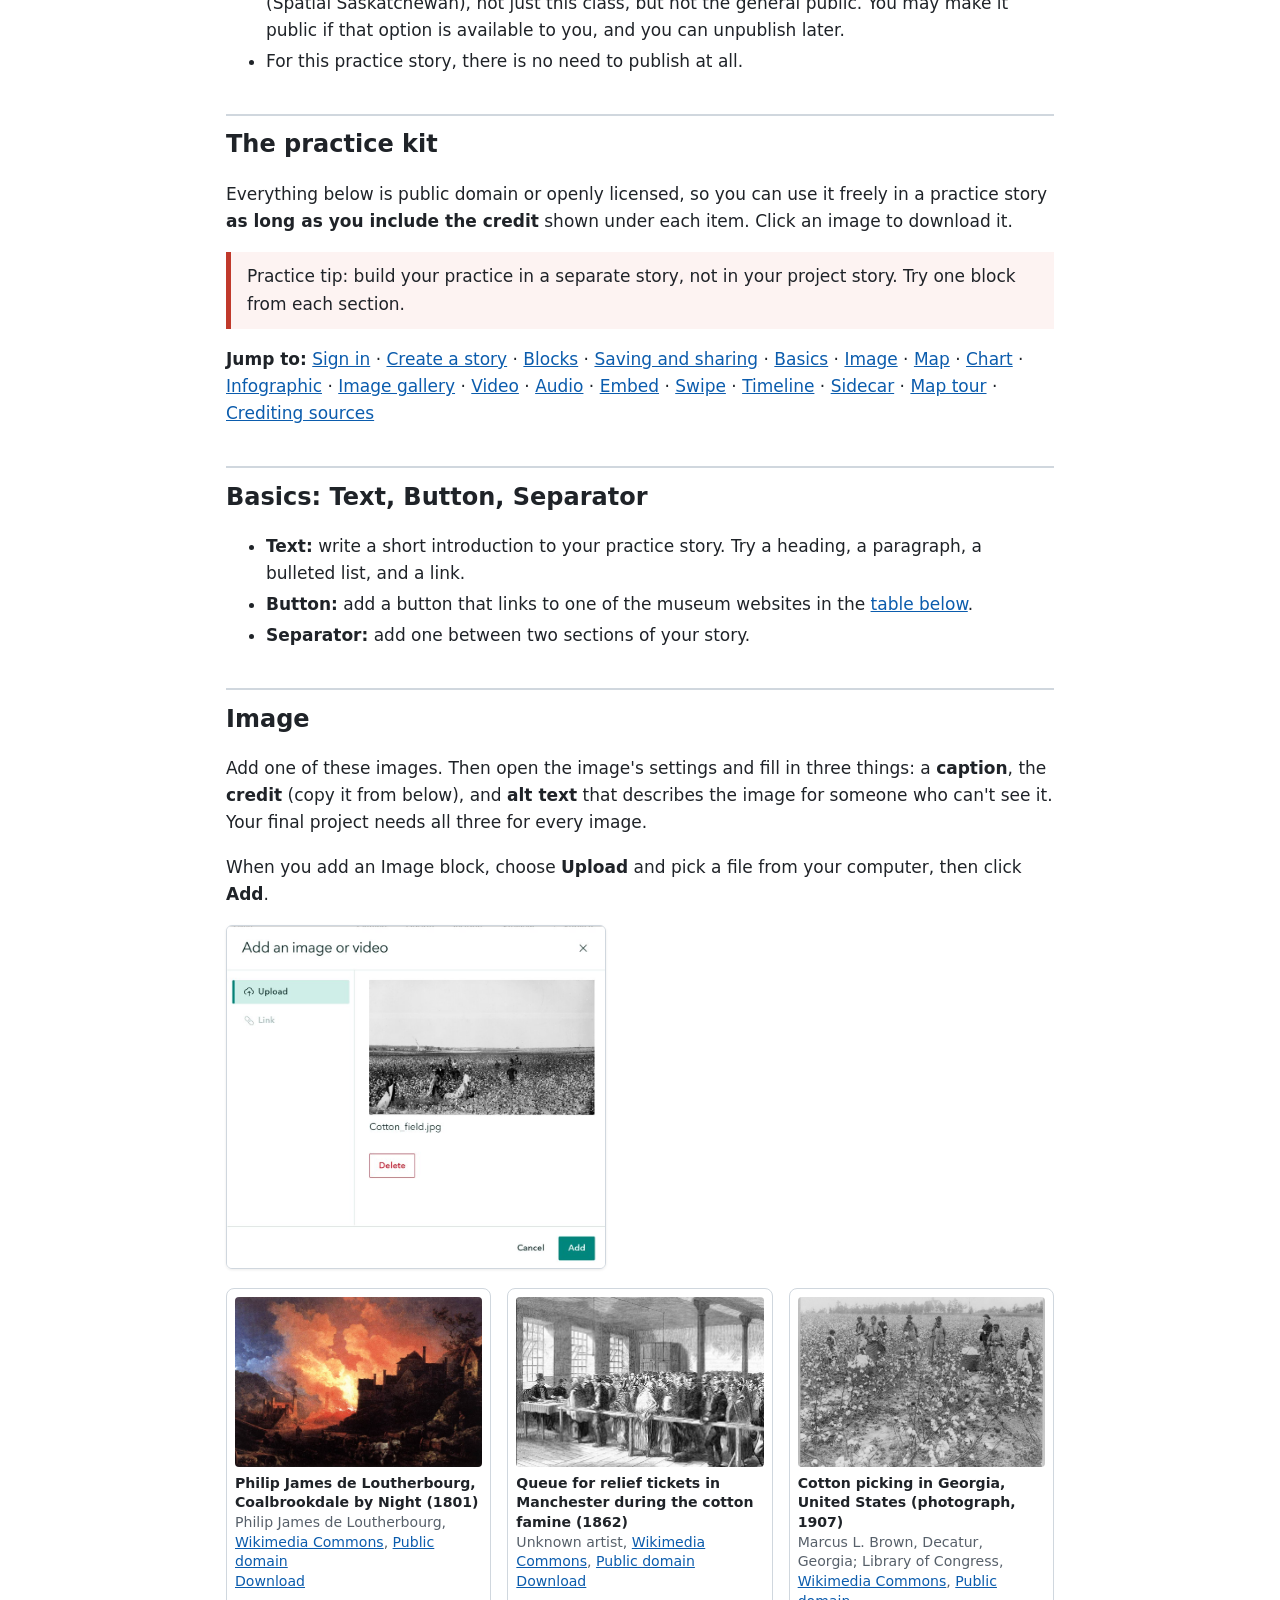
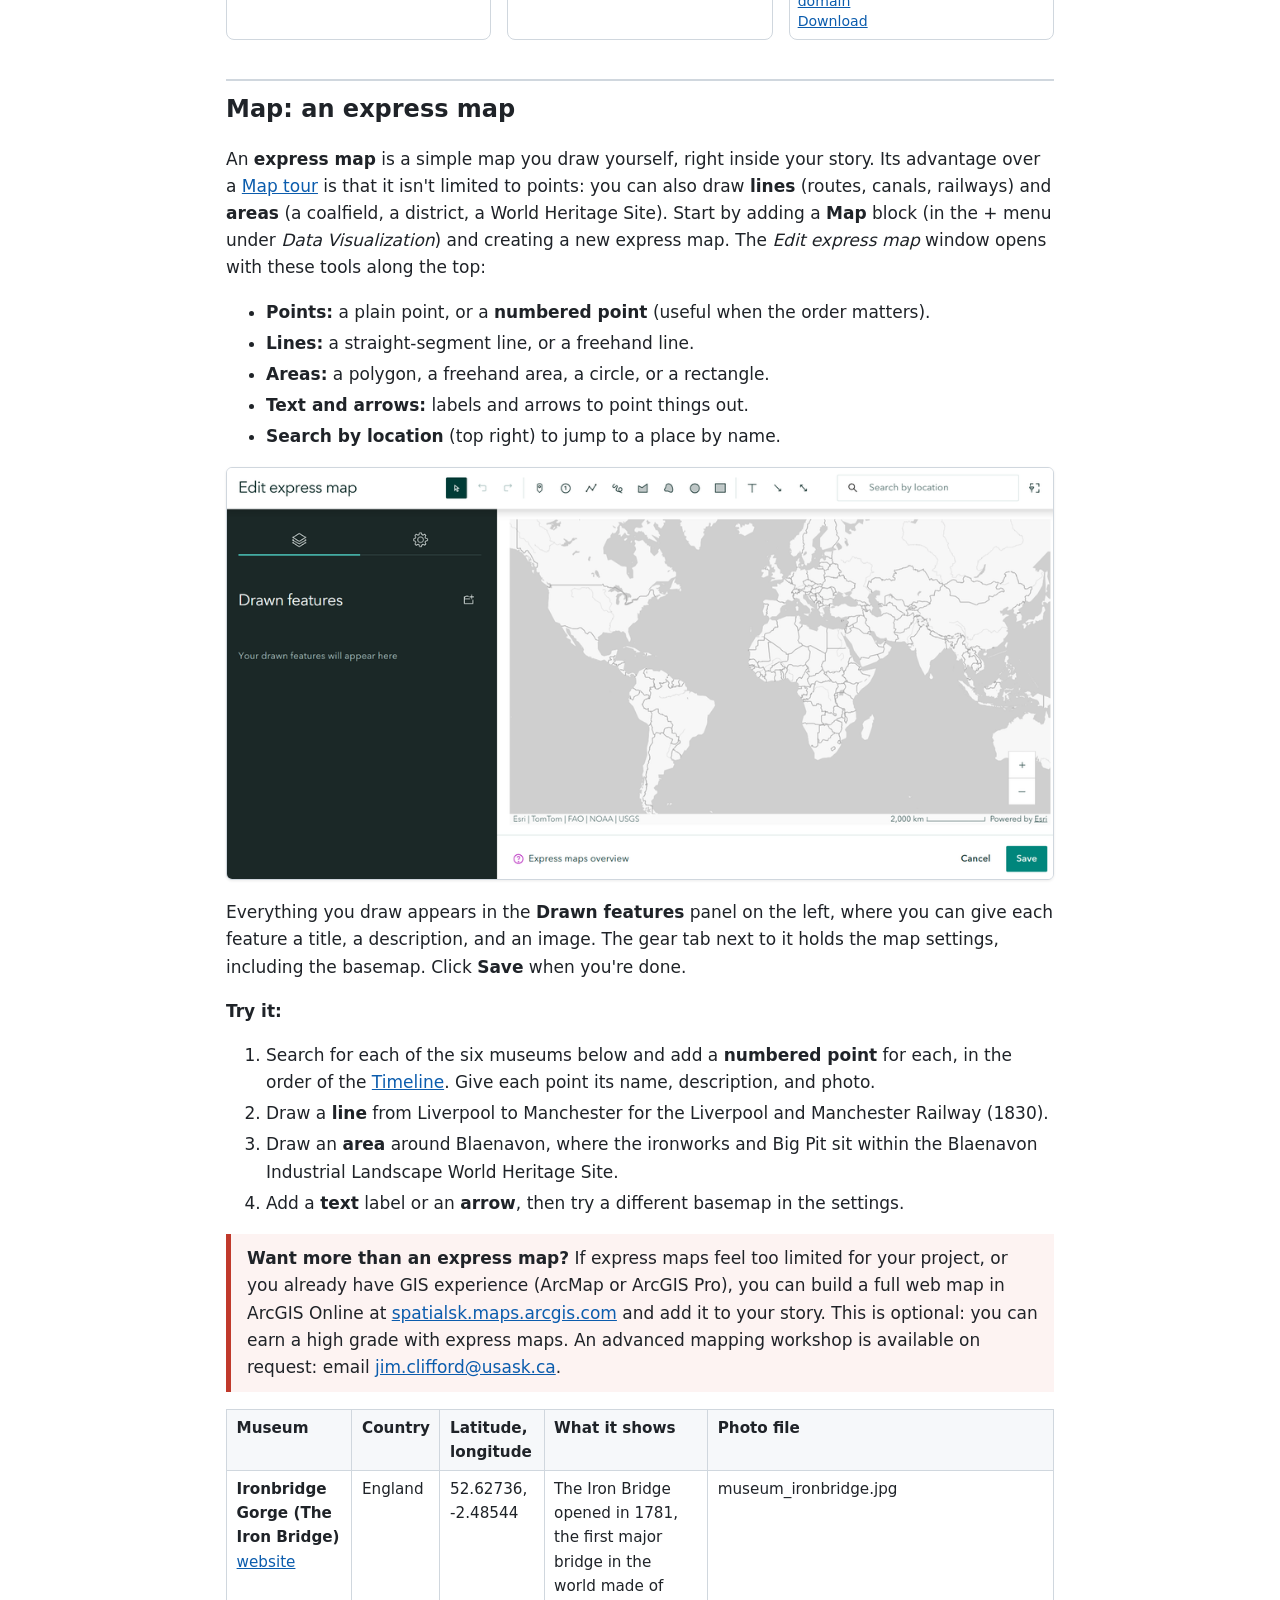
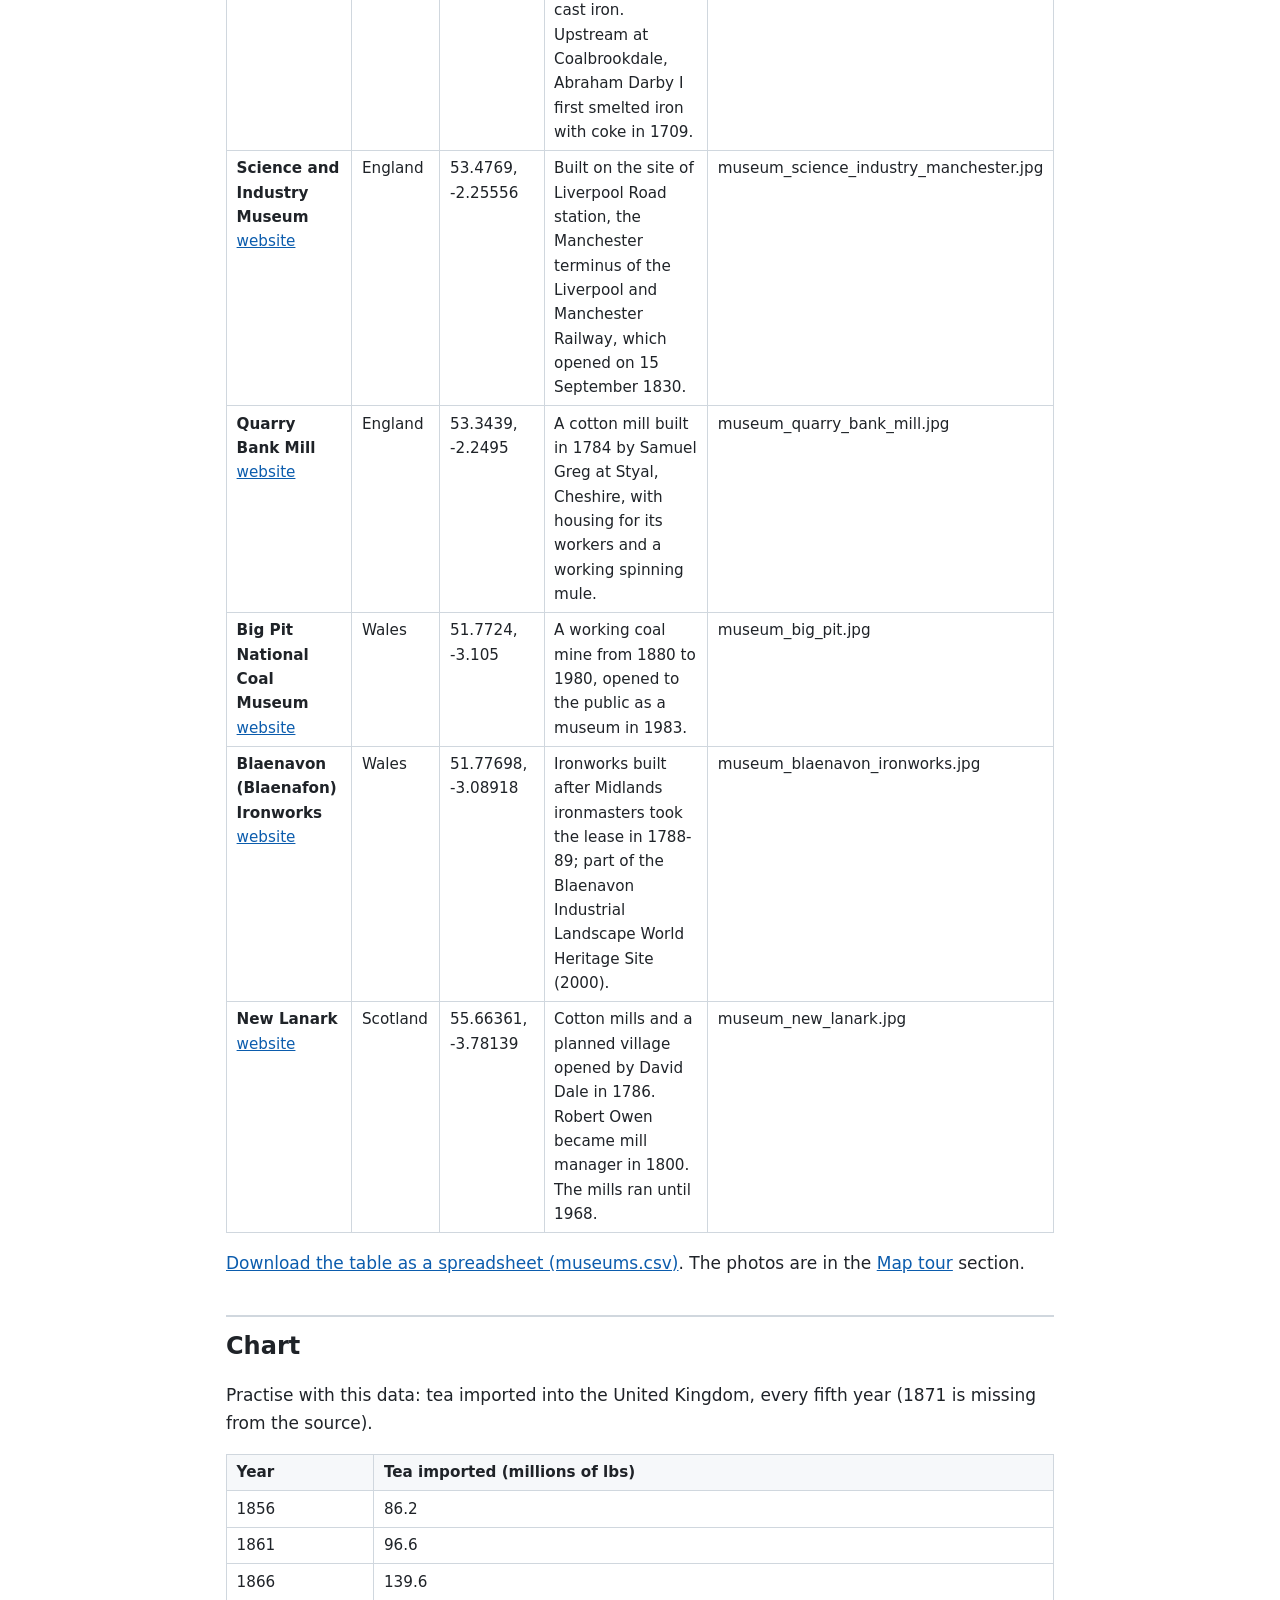
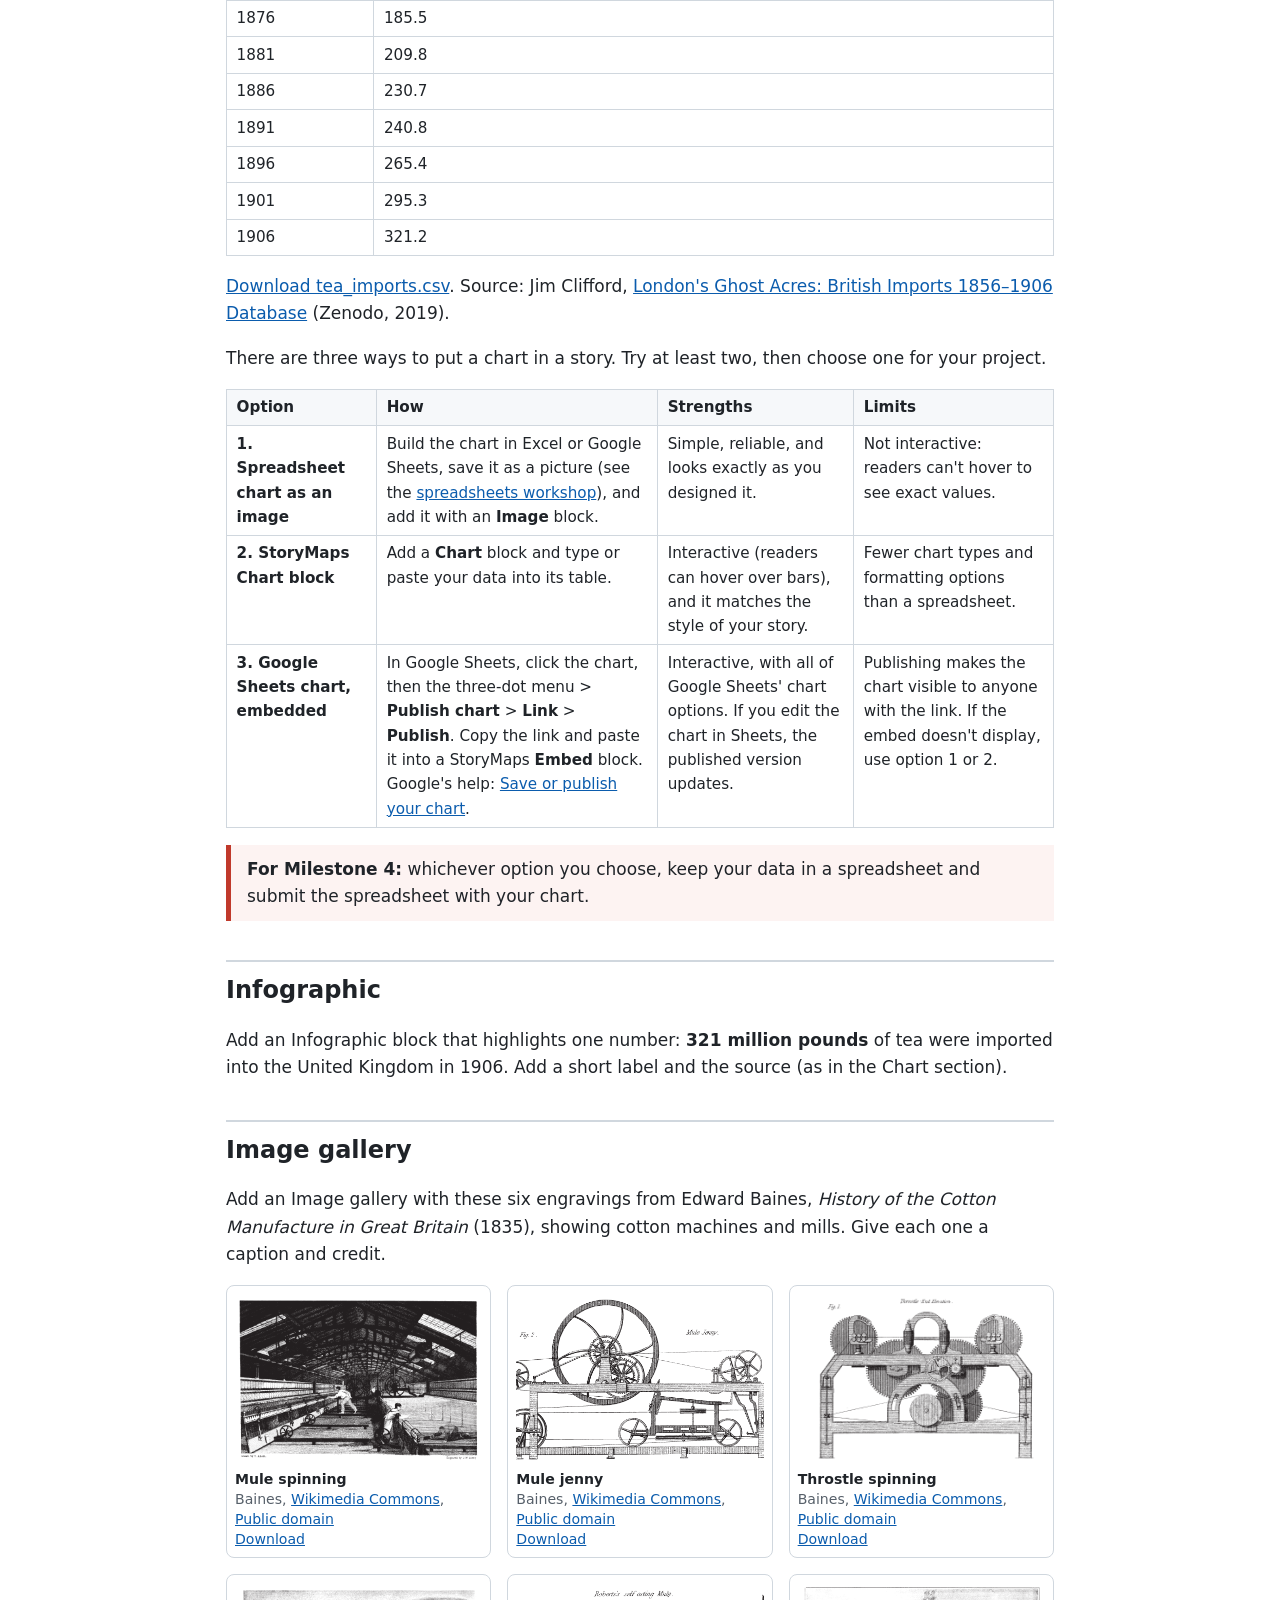
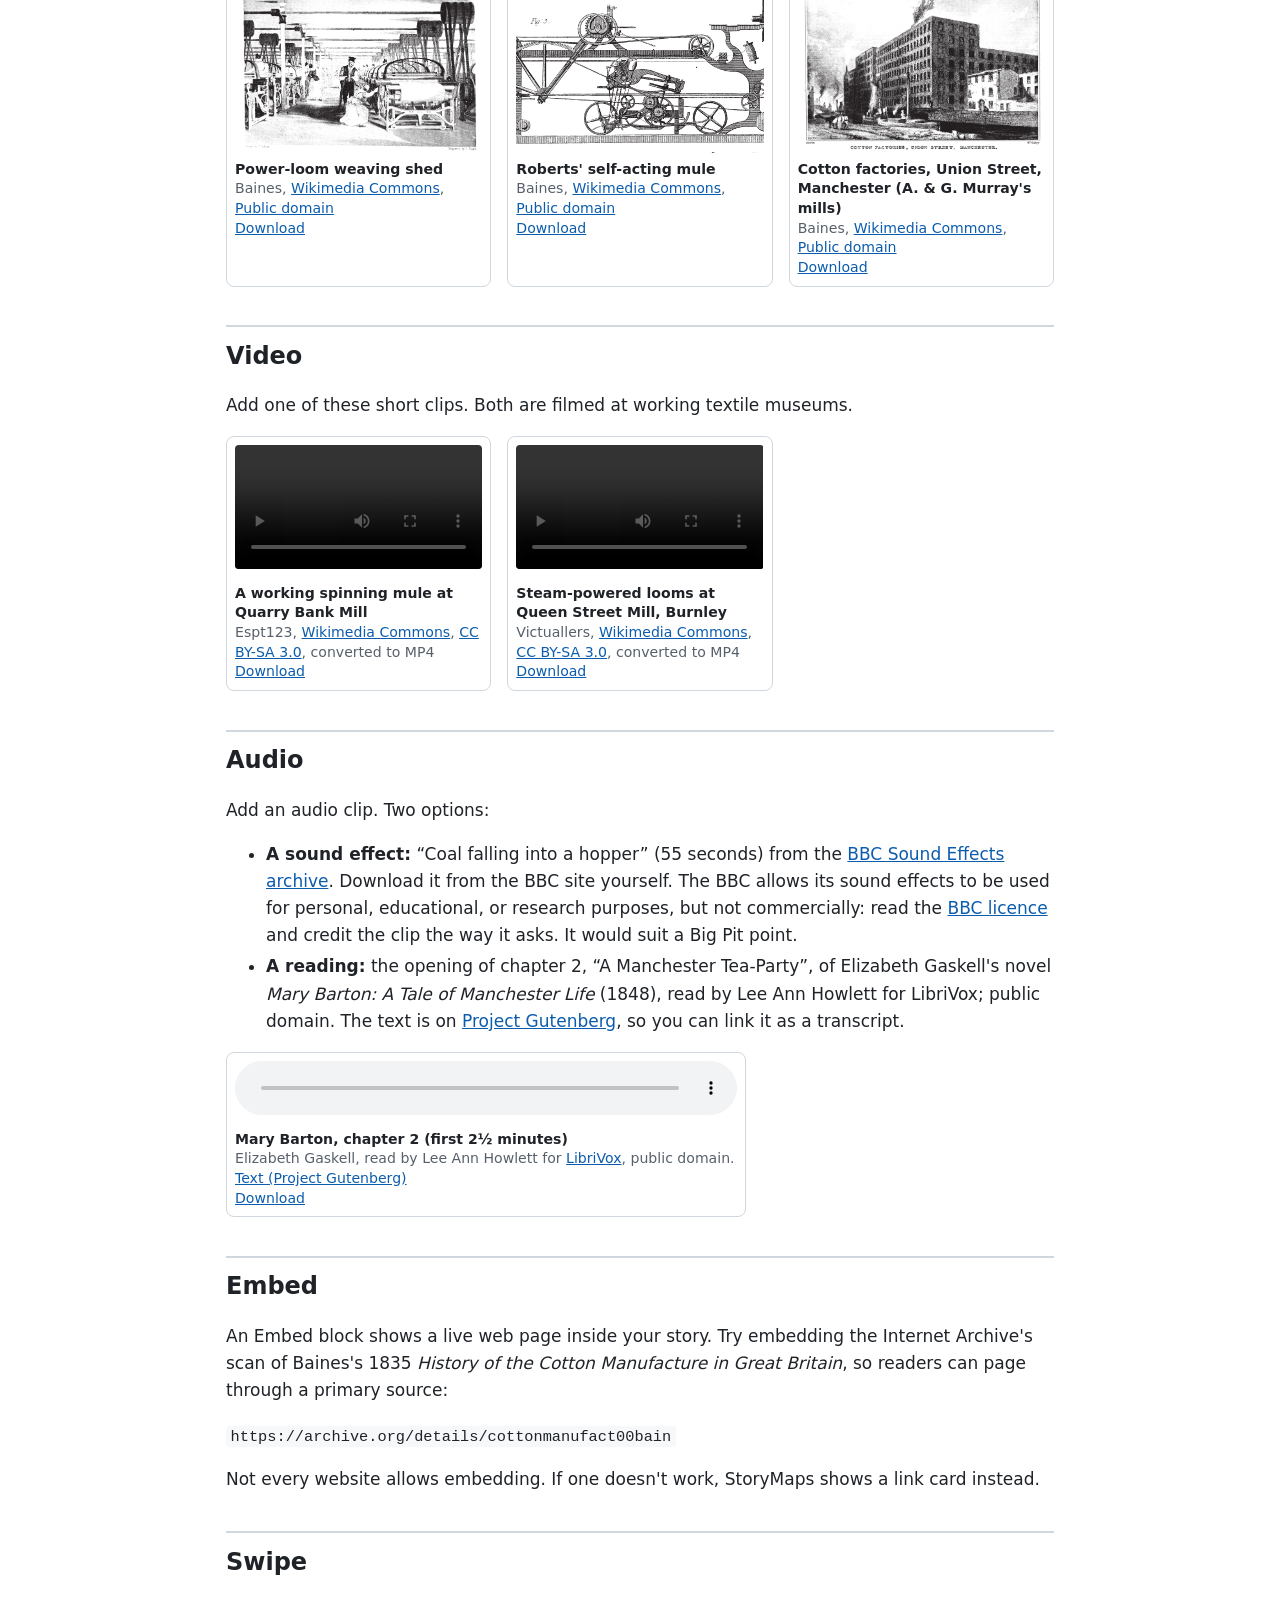
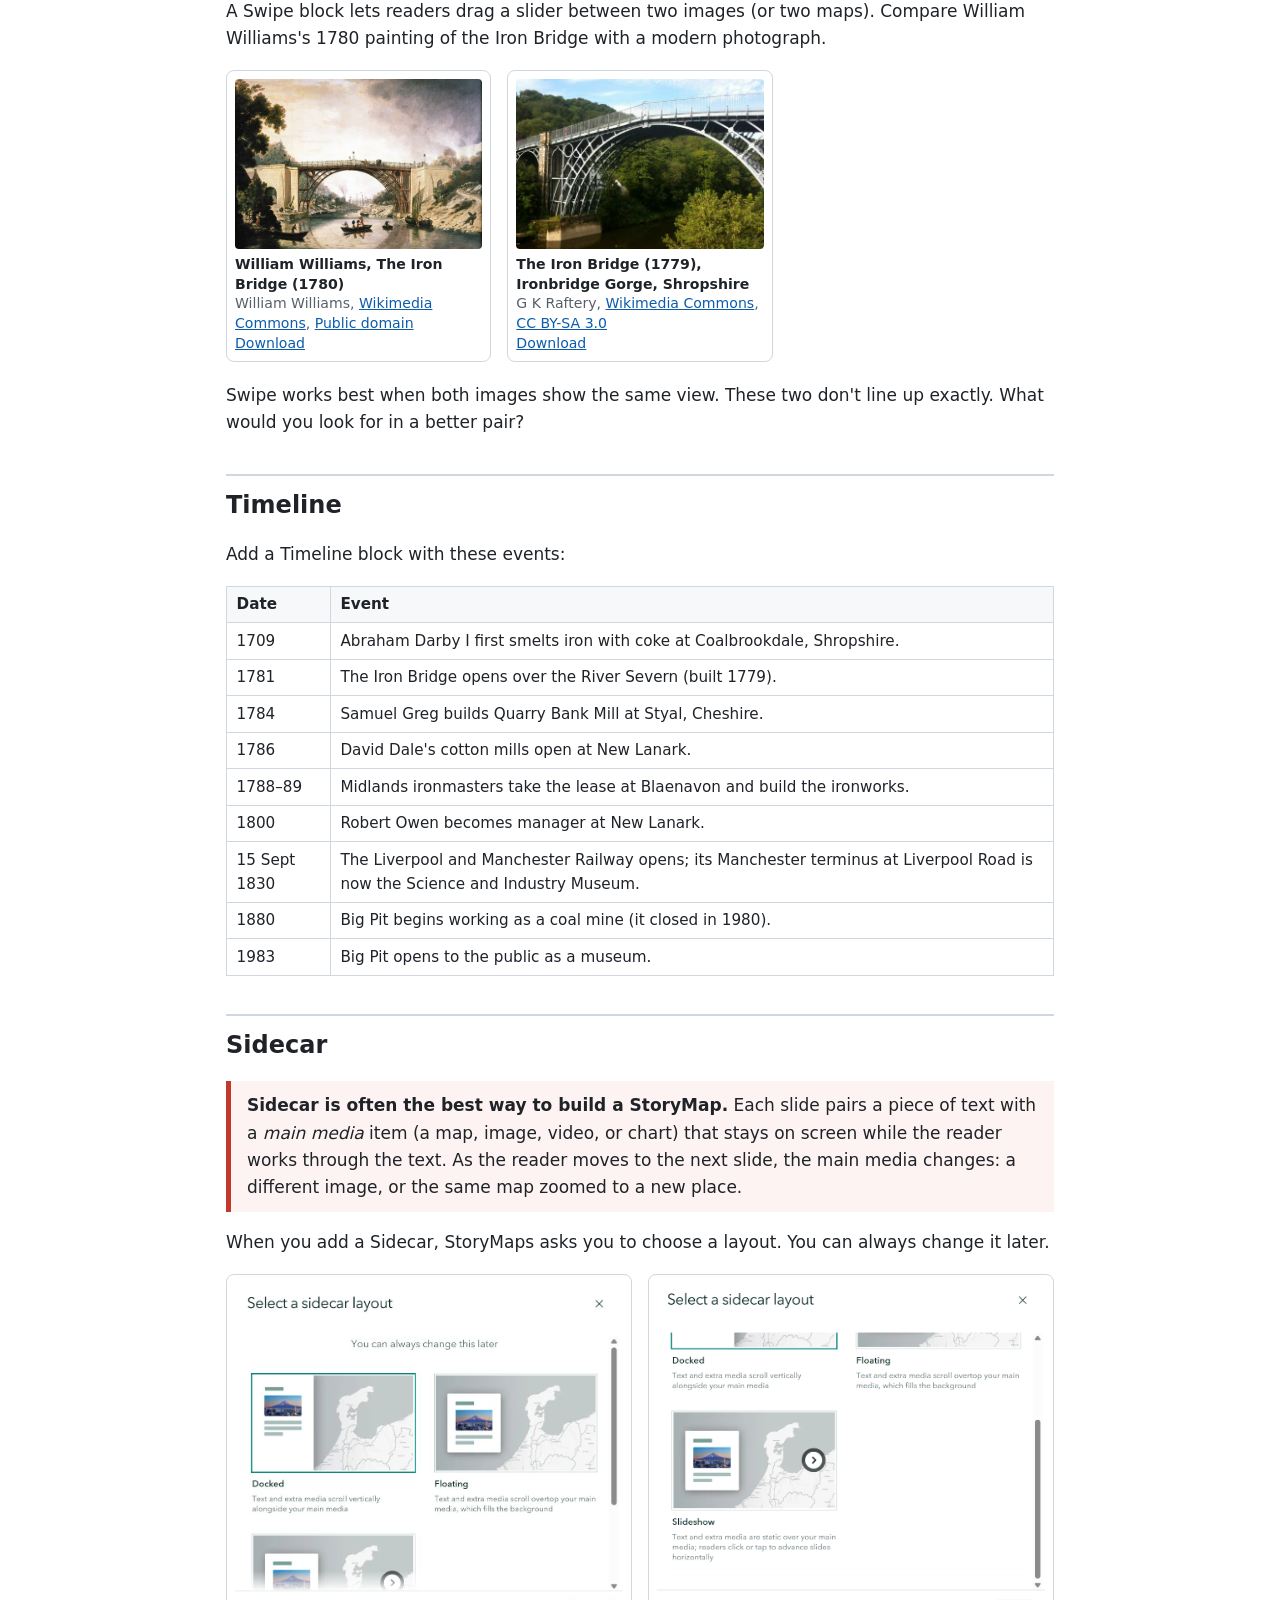
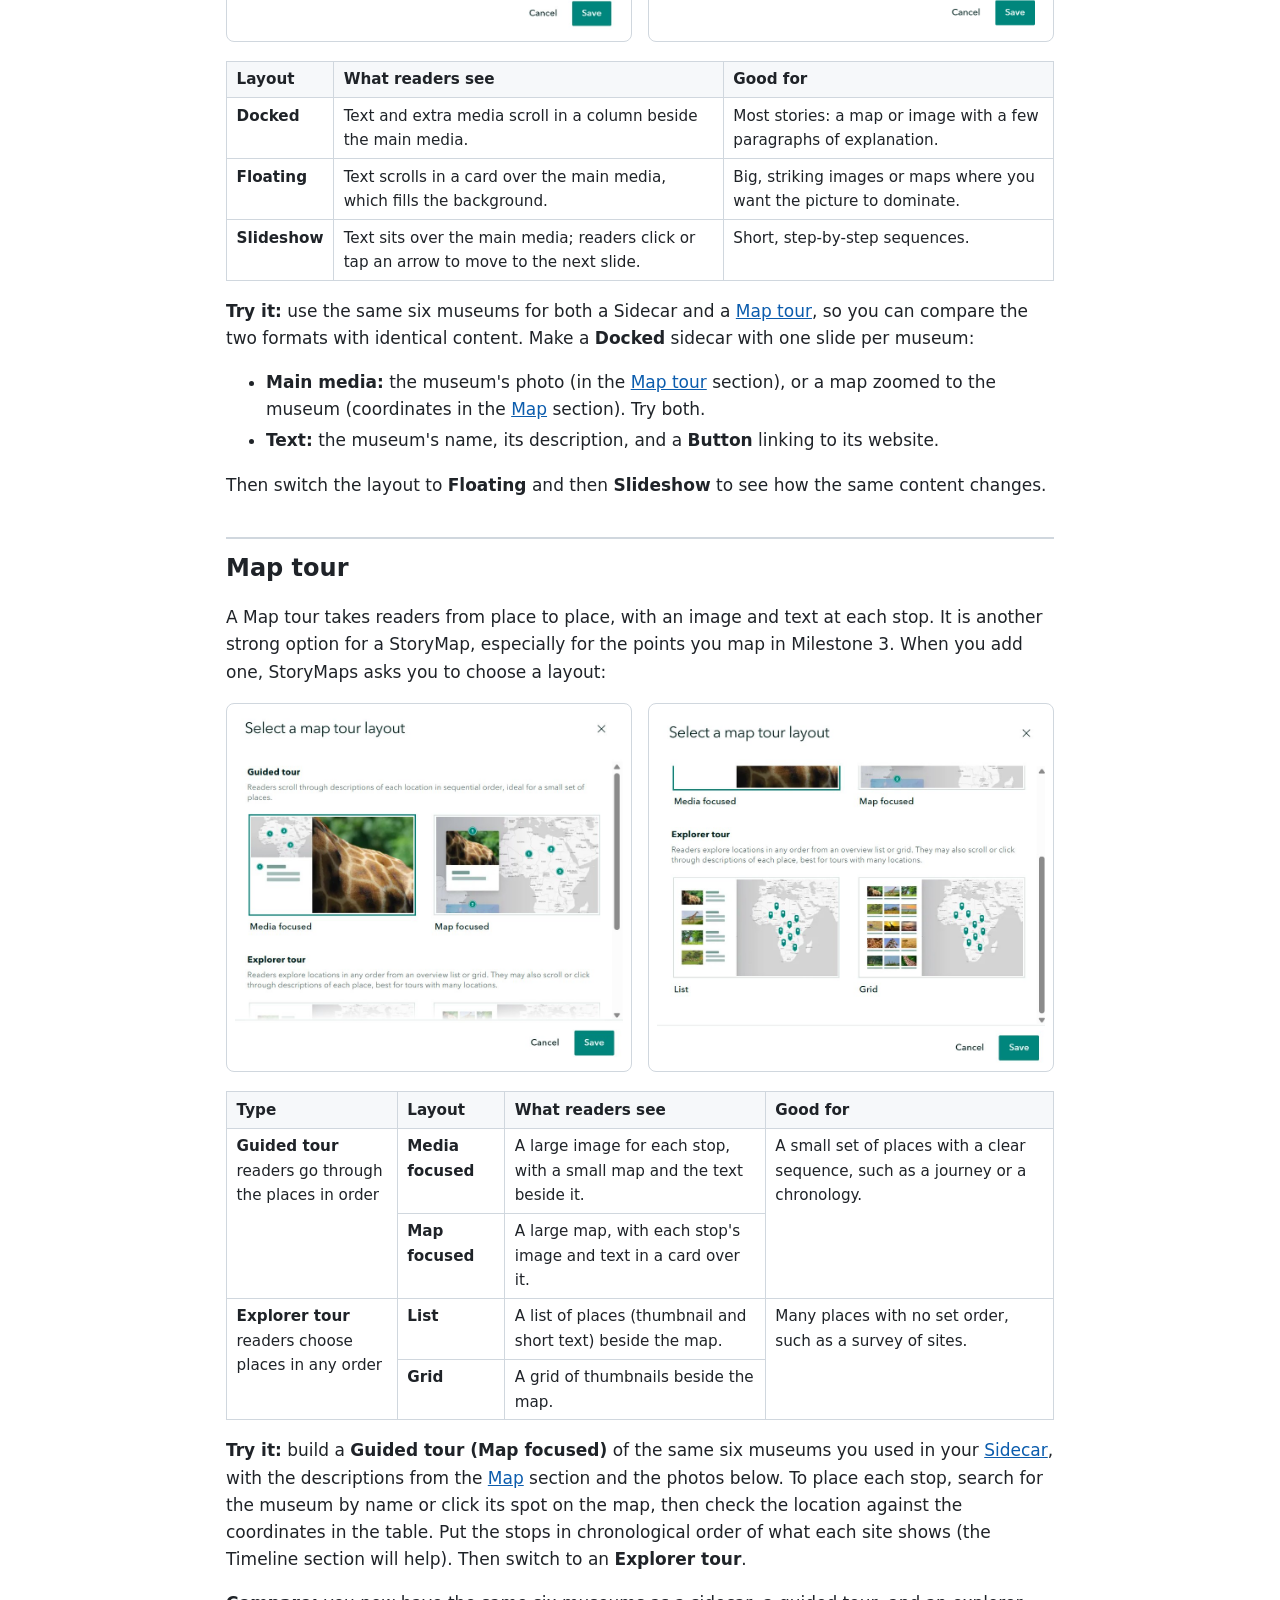
<file: storymaps/practice-kit/index.html>
<!DOCTYPE html>
<html lang="en">
<head>
<meta charset="utf-8">
<meta name="viewport" content="width=device-width, initial-scale=1">
<title>StoryMaps workshop and practice kit | HIST 243</title>
<link rel="stylesheet" href="../../assets/style.css">
</head>
<body>
<header class="site"><div class="wrap">
<a class="course" href="../../">HIST 243 Workshops</a>
<span class="crumbs">StoryMaps workshop</span>
</div></header>
<main class="wrap">

<h1>StoryMaps workshop and practice kit</h1>
<div class="callout">
<p><strong>Three Questions this week: due Thursday, October 15, at 11:59 pm on Canvas.</strong></p>
<p>Submit three numbered entries through the Canvas assignment. This week they can engage any of:</p>
<ul>
<li>E. P. Thompson, &ldquo;Time, Work-Discipline, and Industrial Capitalism&rdquo; (this week's reading)</li>
<li>British trade statistics</li>
<li>Spreadsheets</li>
<li>StoryMaps</li>
</ul>
<p>At least two entries must be genuine discussion questions; the third may be a question, comment, or connection.</p>
</div>
<p>Your course project is a public exhibit built in <strong>ArcGIS StoryMaps</strong>, a web tool for telling stories with maps, images, video, and text. This workshop gets you signed in, shows you how a story is put together, and gives you open-access materials to practise every block you are likely to use, before you start on your own project.</p>
<ul>
<li><strong>Time:</strong> about 90 minutes.</li>
<li><strong>What you'll make:</strong> a practice story about Britain's industrial museums. It is not graded and is not part of your project.</li>
<li><strong>Why it matters:</strong> the skills feed directly into your point map (Milestone 3), your chart (Milestone 4), and your final exhibit (Milestone 7).</li>
<li><strong>Walkthrough video:</strong> coming soon.</li>
</ul>

<h2 id="signin">Before you start: sign in</h2>
<ol>
<li><p>Go to <a href="https://storymaps.arcgis.com/">storymaps.arcgis.com</a> and click <strong>Sign in</strong>.</p>
<figure class="shot narrow"><img src="ui/signin_1_storymaps_home.jpg" alt="The ArcGIS StoryMaps home page with the Sign in button." width="1000" height="662" loading="lazy"></figure></li>
<li><p>Don't use the username and password boxes. Click <strong>Your ArcGIS organization's URL</strong> to open it.</p>
<figure class="shot narrow"><img src="ui/signin_2_org_url.png" alt="The Esri sign-in box, with the Your ArcGIS organization&#x27;s URL option below the ArcGIS login fields." width="800" height="970" loading="lazy"></figure></li>
<li><p>Type <strong>spatialsk</strong> (it becomes <em>spatialsk.maps.arcgis.com</em>) and click <strong>Continue</strong>. Tick <em>Remember this URL</em> to skip this step next time.</p>
<figure class="shot narrow"><img src="ui/signin_3_spatialsk.png" alt="The organization URL box with spatialsk entered before .maps.arcgis.com, and the Continue button." width="862" height="1032" loading="lazy"></figure></li>
<li><p>Click <strong>University of Saskatchewan</strong>, then sign in with your <strong>NSID and password</strong>.</p>
<figure class="shot narrow"><img src="ui/signin_4_usask.png" alt="The Sign in to Spatial Saskatchewan page with the University of Saskatchewan button." width="885" height="635" loading="lazy"></figure></li>
</ol>

<h2 id="newstory">Create a practice story</h2>
<p>After you sign in you land on your <strong>Content</strong> page, where all your stories will be listed. Close any pop-up announcements with their <strong>&times;</strong>. To get back here later, go to <a href="https://storymaps.arcgis.com/content">storymaps.arcgis.com/content</a>.</p>
<figure class="shot"><img src="ui/content_page_create.jpg" alt="The StoryMaps Content page, with the Create button at the top right." width="1000" height="492" loading="lazy"></figure>
<p>Click <strong>+ Create</strong> and choose <strong>Story</strong>. Ignore the other options (Briefing, Frame, Collection, Theme): your project is a Story.</p>
<figure class="shot narrow"><img src="ui/create_story.png" alt="The Select content type menu: Story, Briefing, Frame, Collection, and Theme." width="625" height="745" loading="lazy"></figure>
<p>Give your story a title, such as &ldquo;Practice: Britain's industrial museums&rdquo;. You can add a cover image now (try one from the <a href="#image">Image</a> section) or later.</p>

<h2 id="blocks">How a story is built: blocks</h2>
<p>A story is a stack of <strong>blocks</strong>. Click the <strong>+</strong> button below any block to add a new one. The menu groups the blocks like this:</p>
<div class="kitgrid"><figure class="kit"><img src="ui/blocks_basic.png" alt="The Basic group of the block menu: Text, Button, Separator, Code." width="393" height="319" loading="lazy"></figure><figure class="kit"><img src="ui/blocks_data_visualization.png" alt="The Data Visualization group: Map, Chart, Infographic, Table." width="388" height="297" loading="lazy"></figure><figure class="kit"><img src="ui/blocks_media_immersive.png" alt="The Media group (Image, Image gallery, 360 image, Video, Audio, Embed, ArcGIS app, Swipe, Timeline) and the Immersive group (Sidecar, Map tour)." width="421" height="738" loading="lazy"></figure></div>
<p>The sections below give you materials to try each one.</p>

<h2 id="publish">Saving and sharing</h2>
<ul>
<li>StoryMaps saves your draft as you work. A draft is visible only to you.</li>
<li>When your story is ready, click <strong>Publish</strong> and choose who can see it. The course default is to share with your <strong>organization</strong>: anyone signed in to the university's ArcGIS organization (Spatial Saskatchewan), not just this class, but not the general public. You may make it public if that option is available to you, and you can unpublish later.</li>
<li>For this practice story, there is no need to publish at all.</li>
</ul>

<h2 id="kit">The practice kit</h2>
<p>Everything below is public domain or openly licensed, so you can use it freely in a practice story <strong>as long as you include the credit</strong> shown under each item. Click an image to download it.</p>
<p class="important">Practice tip: build your practice in a separate story, not in your project story. Try one block from each section.</p>

<p><strong>Jump to:</strong> <a href="#signin">Sign in</a> &middot; <a href="#newstory">Create a story</a> &middot; <a href="#blocks">Blocks</a> &middot; <a href="#publish">Saving and sharing</a> &middot; <a href="#basics">Basics</a> &middot; <a href="#image">Image</a> &middot; <a href="#map">Map</a> &middot; <a href="#chart">Chart</a> &middot; <a href="#infographic">Infographic</a> &middot; <a href="#gallery">Image gallery</a> &middot; <a href="#video">Video</a> &middot; <a href="#audio">Audio</a> &middot; <a href="#embed">Embed</a> &middot; <a href="#swipe">Swipe</a> &middot; <a href="#timeline">Timeline</a> &middot; <a href="#sidecar">Sidecar</a> &middot; <a href="#maptour">Map tour</a> &middot; <a href="#credits">Crediting sources</a></p>

<h2 id="basics">Basics: Text, Button, Separator</h2>
<ul>
<li><strong>Text:</strong> write a short introduction to your practice story. Try a heading, a paragraph, a bulleted list, and a link.</li>
<li><strong>Button:</strong> add a button that links to one of the museum websites in the <a href="#map">table below</a>.</li>
<li><strong>Separator:</strong> add one between two sections of your story.</li>
</ul>

<h2 id="image">Image</h2>
<p>Add one of these images. Then open the image's settings and fill in three things: a <strong>caption</strong>, the <strong>credit</strong> (copy it from below), and <strong>alt text</strong> that describes the image for someone who can't see it. Your final project needs all three for every image.</p>
<p>When you add an Image block, choose <strong>Upload</strong> and pick a file from your computer, then click <strong>Add</strong>.</p>
<figure class="shot narrow"><img src="ui/add_image_dialog.jpg" alt="The Add an image or video dialog with an uploaded image and the Add button." width="936" height="847" loading="lazy"></figure>
<div class="kitgrid"><figure class="kit"><a href="files/history_coalbrookdale_by_night_1801.jpg" download><img src="files/history_coalbrookdale_by_night_1801.jpg" alt="Philip James de Loutherbourg, Coalbrookdale by Night (1801)" loading="lazy"></a><figcaption><strong>Philip James de Loutherbourg, Coalbrookdale by Night (1801)</strong><br><span class="credit">Philip James de Loutherbourg, <a href="https://commons.wikimedia.org/wiki/File:Philipp_Jakob_Loutherbourg_d._J._-_Coalbrookdale_by_Night_-_WGA13730.jpg">Wikimedia Commons</a>, <a href="https://creativecommons.org/publicdomain/mark/1.0/">Public domain</a></span><br><a href="files/history_coalbrookdale_by_night_1801.jpg" download aria-label="Download Philip James de Loutherbourg, Coalbrookdale by Night (1801)">Download</a></figcaption></figure><figure class="kit"><a href="files/history_cotton_famine_manchester_1862.jpg" download><img src="files/history_cotton_famine_manchester_1862.jpg" alt="Queue for relief tickets in Manchester during the cotton famine (1862)" loading="lazy"></a><figcaption><strong>Queue for relief tickets in Manchester during the cotton famine (1862)</strong><br><span class="credit">Unknown artist, <a href="https://commons.wikimedia.org/wiki/File:Cotton_famine_life_magazine_manchester.jpeg">Wikimedia Commons</a>, <a href="https://creativecommons.org/publicdomain/mark/1.0/">Public domain</a></span><br><a href="files/history_cotton_famine_manchester_1862.jpg" download aria-label="Download Queue for relief tickets in Manchester during the cotton famine (1862)">Download</a></figcaption></figure><figure class="kit"><a href="files/history_cotton_picking_georgia_1907.jpg" download><img src="files/history_cotton_picking_georgia_1907.jpg" alt="Cotton picking in Georgia, United States (photograph, 1907)" loading="lazy"></a><figcaption><strong>Cotton picking in Georgia, United States (photograph, 1907)</strong><br><span class="credit">Marcus L. Brown, Decatur, Georgia; Library of Congress, <a href="https://commons.wikimedia.org/wiki/File:Cotton_picking_in_Georgia_LCCN2006690190.jpg">Wikimedia Commons</a>, <a href="https://creativecommons.org/publicdomain/mark/1.0/">Public domain</a></span><br><a href="files/history_cotton_picking_georgia_1907.jpg" download aria-label="Download Cotton picking in Georgia, United States (photograph, 1907)">Download</a></figcaption></figure></div>

<h2 id="map">Map: an express map</h2>
<p>An <strong>express map</strong> is a simple map you draw yourself, right inside your story. Its advantage over a <a href="#maptour">Map tour</a> is that it isn't limited to points: you can also draw <strong>lines</strong> (routes, canals, railways) and <strong>areas</strong> (a coalfield, a district, a World Heritage Site). Start by adding a <strong>Map</strong> block (in the + menu under <em>Data Visualization</em>) and creating a new express map. The <em>Edit express map</em> window opens with these tools along the top:</p>
<ul>
<li><strong>Points:</strong> a plain point, or a <strong>numbered point</strong> (useful when the order matters).</li>
<li><strong>Lines:</strong> a straight-segment line, or a freehand line.</li>
<li><strong>Areas:</strong> a polygon, a freehand area, a circle, or a rectangle.</li>
<li><strong>Text and arrows:</strong> labels and arrows to point things out.</li>
<li><strong>Search by location</strong> (top right) to jump to a place by name.</li>
</ul>
<figure class="shot"><img src="ui/express_map_editor.png" alt="The Edit express map window: drawing tools along the top, the Drawn features panel on the left, and Search by location at the top right." width="1000" height="497" loading="lazy"></figure>
<p>Everything you draw appears in the <strong>Drawn features</strong> panel on the left, where you can give each feature a title, a description, and an image. The gear tab next to it holds the map settings, including the basemap. Click <strong>Save</strong> when you're done.</p>
<p><strong>Try it:</strong></p>
<ol>
<li>Search for each of the six museums below and add a <strong>numbered point</strong> for each, in the order of the <a href="#timeline">Timeline</a>. Give each point its name, description, and photo.</li>
<li>Draw a <strong>line</strong> from Liverpool to Manchester for the Liverpool and Manchester Railway (1830).</li>
<li>Draw an <strong>area</strong> around Blaenavon, where the ironworks and Big Pit sit within the Blaenavon Industrial Landscape World Heritage Site.</li>
<li>Add a <strong>text</strong> label or an <strong>arrow</strong>, then try a different basemap in the settings.</li>
</ol>
<p class="important"><strong>Want more than an express map?</strong> If express maps feel too limited for your project, or you already have GIS experience (ArcMap or ArcGIS Pro), you can build a full web map in ArcGIS Online at <a href="https://spatialsk.maps.arcgis.com/">spatialsk.maps.arcgis.com</a> and add it to your story. This is optional: you can earn a high grade with express maps. An advanced mapping workshop is available on request: email <a href="mailto:jim.clifford@usask.ca">jim.clifford@usask.ca</a>.</p>
<table class="kit"><thead><tr><th>Museum</th><th>Country</th><th>Latitude, longitude</th><th>What it shows</th><th>Photo file</th></tr></thead><tbody><tr><td><strong>Ironbridge Gorge (The Iron Bridge)</strong><br><a href="https://www.nationaltrust.org.uk/visit/shropshire-staffordshire/ironbridge-gorge">website</a></td><td>England</td><td>52.62736, -2.48544</td><td>The Iron Bridge opened in 1781, the first major bridge in the world made of cast iron. Upstream at Coalbrookdale, Abraham Darby I first smelted iron with coke in 1709.</td><td>museum_ironbridge.jpg</td></tr><tr><td><strong>Science and Industry Museum</strong><br><a href="https://www.scienceandindustrymuseum.org.uk/">website</a></td><td>England</td><td>53.4769, -2.25556</td><td>Built on the site of Liverpool Road station, the Manchester terminus of the Liverpool and Manchester Railway, which opened on 15 September 1830.</td><td>museum_science_industry_manchester.jpg</td></tr><tr><td><strong>Quarry Bank Mill</strong><br><a href="https://www.nationaltrust.org.uk/visit/cheshire-greater-manchester/quarry-bank">website</a></td><td>England</td><td>53.3439, -2.2495</td><td>A cotton mill built in 1784 by Samuel Greg at Styal, Cheshire, with housing for its workers and a working spinning mule.</td><td>museum_quarry_bank_mill.jpg</td></tr><tr><td><strong>Big Pit National Coal Museum</strong><br><a href="https://museum.wales/bigpit/">website</a></td><td>Wales</td><td>51.7724, -3.105</td><td>A working coal mine from 1880 to 1980, opened to the public as a museum in 1983.</td><td>museum_big_pit.jpg</td></tr><tr><td><strong>Blaenavon (Blaenafon) Ironworks</strong><br><a href="https://cadw.gov.wales/visit/places-to-visit/blaenafon-ironworks">website</a></td><td>Wales</td><td>51.77698, -3.08918</td><td>Ironworks built after Midlands ironmasters took the lease in 1788-89; part of the Blaenavon Industrial Landscape World Heritage Site (2000).</td><td>museum_blaenavon_ironworks.jpg</td></tr><tr><td><strong>New Lanark</strong><br><a href="https://newlanark.org/">website</a></td><td>Scotland</td><td>55.66361, -3.78139</td><td>Cotton mills and a planned village opened by David Dale in 1786. Robert Owen became mill manager in 1800. The mills ran until 1968.</td><td>museum_new_lanark.jpg</td></tr></tbody></table>
<p><a href="files/museums.csv" download>Download the table as a spreadsheet (museums.csv)</a>. The photos are in the <a href="#maptour">Map tour</a> section.</p>

<h2 id="chart">Chart</h2>
<p>Practise with this data: tea imported into the United Kingdom, every fifth year (1871 is missing from the source).</p>
<table class="kit"><thead><tr><th>Year</th><th>Tea imported (millions of lbs)</th></tr></thead><tbody><tr><td>1856</td><td>86.2</td></tr><tr><td>1861</td><td>96.6</td></tr><tr><td>1866</td><td>139.6</td></tr><tr><td>1876</td><td>185.5</td></tr><tr><td>1881</td><td>209.8</td></tr><tr><td>1886</td><td>230.7</td></tr><tr><td>1891</td><td>240.8</td></tr><tr><td>1896</td><td>265.4</td></tr><tr><td>1901</td><td>295.3</td></tr><tr><td>1906</td><td>321.2</td></tr></tbody></table>
<p><a href="files/tea_imports.csv" download>Download tea_imports.csv</a>. Source: Jim Clifford, <a href="https://doi.org/10.5281/zenodo.3583723">London's Ghost Acres: British Imports 1856&ndash;1906 Database</a> (Zenodo, 2019).</p>
<p>There are three ways to put a chart in a story. Try at least two, then choose one for your project.</p>
<table class="kit"><thead><tr><th>Option</th><th>How</th><th>Strengths</th><th>Limits</th></tr></thead><tbody>
<tr><td><strong>1. Spreadsheet chart as an image</strong></td><td>Build the chart in Excel or Google Sheets, save it as a picture (see the <a href="../../spreadsheets/#milestone">spreadsheets workshop</a>), and add it with an <strong>Image</strong> block.</td><td>Simple, reliable, and looks exactly as you designed it.</td><td>Not interactive: readers can't hover to see exact values.</td></tr>
<tr><td><strong>2. StoryMaps Chart block</strong></td><td>Add a <strong>Chart</strong> block and type or paste your data into its table.</td><td>Interactive (readers can hover over bars), and it matches the style of your story.</td><td>Fewer chart types and formatting options than a spreadsheet.</td></tr>
<tr><td><strong>3. Google Sheets chart, embedded</strong></td><td>In Google Sheets, click the chart, then the three-dot menu &gt; <strong>Publish chart</strong> &gt; <strong>Link</strong> &gt; <strong>Publish</strong>. Copy the link and paste it into a StoryMaps <strong>Embed</strong> block. Google's help: <a href="https://support.google.com/docs/answer/1047436">Save or publish your chart</a>.</td><td>Interactive, with all of Google Sheets' chart options. If you edit the chart in Sheets, the published version updates.</td><td>Publishing makes the chart visible to anyone with the link. If the embed doesn't display, use option 1 or 2.</td></tr>
</tbody></table>
<p class="important"><strong>For Milestone 4:</strong> whichever option you choose, keep your data in a spreadsheet and submit the spreadsheet with your chart.</p>

<h2 id="infographic">Infographic</h2>
<p>Add an Infographic block that highlights one number: <strong>321 million pounds</strong> of tea were imported into the United Kingdom in 1906. Add a short label and the source (as in the Chart section).</p>

<h2 id="gallery">Image gallery</h2>
<p>Add an Image gallery with these six engravings from Edward Baines, <em>History of the Cotton Manufacture in Great Britain</em> (1835), showing cotton machines and mills. Give each one a caption and credit.</p>
<div class="kitgrid"><figure class="kit"><a href="files/gallery_1_mule_spinning.png" download><img src="files/gallery_1_mule_spinning.png" alt="Mule spinning" loading="lazy"></a><figcaption><strong>Mule spinning</strong><br><span class="credit">Baines, <a href="https://commons.wikimedia.org/wiki/File:Baines_1835-Mule_spinning.png">Wikimedia Commons</a>, <a href="https://creativecommons.org/publicdomain/mark/1.0/">Public domain</a></span><br><a href="files/gallery_1_mule_spinning.png" download aria-label="Download Mule spinning">Download</a></figcaption></figure><figure class="kit"><a href="files/gallery_2_mule_jenny.png" download><img src="files/gallery_2_mule_jenny.png" alt="Mule jenny" loading="lazy"></a><figcaption><strong>Mule jenny</strong><br><span class="credit">Baines, <a href="https://commons.wikimedia.org/wiki/File:Baines_1835-Mule_Jenny.png">Wikimedia Commons</a>, <a href="https://creativecommons.org/publicdomain/mark/1.0/">Public domain</a></span><br><a href="files/gallery_2_mule_jenny.png" download aria-label="Download Mule jenny">Download</a></figcaption></figure><figure class="kit"><a href="files/gallery_3_throstle.png" download><img src="files/gallery_3_throstle.png" alt="Throstle spinning" loading="lazy"></a><figcaption><strong>Throstle spinning</strong><br><span class="credit">Baines, <a href="https://commons.wikimedia.org/wiki/File:Baines_1835-Throstle.png">Wikimedia Commons</a>, <a href="https://creativecommons.org/publicdomain/mark/1.0/">Public domain</a></span><br><a href="files/gallery_3_throstle.png" download aria-label="Download Throstle spinning">Download</a></figcaption></figure><figure class="kit"><a href="files/gallery_4_weaving_shed.png" download><img src="files/gallery_4_weaving_shed.png" alt="Power-loom weaving shed" loading="lazy"></a><figcaption><strong>Power-loom weaving shed</strong><br><span class="credit">Baines, <a href="https://commons.wikimedia.org/wiki/File:Baines_1835-Weaving_Shed.png">Wikimedia Commons</a>, <a href="https://creativecommons.org/publicdomain/mark/1.0/">Public domain</a></span><br><a href="files/gallery_4_weaving_shed.png" download aria-label="Download Power-loom weaving shed">Download</a></figcaption></figure><figure class="kit"><a href="files/gallery_5_self_acting_mule.png" download><img src="files/gallery_5_self_acting_mule.png" alt="Roberts&#x27; self-acting mule" loading="lazy"></a><figcaption><strong>Roberts&#x27; self-acting mule</strong><br><span class="credit">Baines, <a href="https://commons.wikimedia.org/wiki/File:Baines_1835-Roberts%27_Self_Acting_Mule.png">Wikimedia Commons</a>, <a href="https://creativecommons.org/publicdomain/mark/1.0/">Public domain</a></span><br><a href="files/gallery_5_self_acting_mule.png" download aria-label="Download Roberts&#x27; self-acting mule">Download</a></figcaption></figure><figure class="kit"><a href="files/gallery_6_murrays_mills_manchester.png" download><img src="files/gallery_6_murrays_mills_manchester.png" alt="Cotton factories, Union Street, Manchester (A. &amp; G. Murray&#x27;s mills)" loading="lazy"></a><figcaption><strong>Cotton factories, Union Street, Manchester (A. &amp; G. Murray&#x27;s mills)</strong><br><span class="credit">Baines, <a href="https://commons.wikimedia.org/wiki/File:Baines_1835-A%26G_Murray.png">Wikimedia Commons</a>, <a href="https://creativecommons.org/publicdomain/mark/1.0/">Public domain</a></span><br><a href="files/gallery_6_murrays_mills_manchester.png" download aria-label="Download Cotton factories, Union Street, Manchester (A. &amp; G. Murray&#x27;s mills)">Download</a></figcaption></figure></div>

<h2 id="video">Video</h2>
<p>Add one of these short clips. Both are filmed at working textile museums.</p>
<div class="kitgrid"><figure class="kit media"><video controls preload="metadata" src="files/video_quarry_bank_spinning_mule.mp4"></video><figcaption><strong>A working spinning mule at Quarry Bank Mill</strong><br><span class="credit">Espt123, <a href="https://commons.wikimedia.org/wiki/File:A_working_Mule_spinning_machine_at_Quarry_Bank_Mill.theora.ogv">Wikimedia Commons</a>, <a href="https://creativecommons.org/licenses/by-sa/3.0">CC BY-SA 3.0</a>, converted to MP4</span><br><a href="files/video_quarry_bank_spinning_mule.mp4" download aria-label="Download A working spinning mule at Quarry Bank Mill">Download</a></figcaption></figure><figure class="kit media"><video controls preload="metadata" src="files/video_queen_street_mill_looms.mp4"></video><figcaption><strong>Steam-powered looms at Queen Street Mill, Burnley</strong><br><span class="credit">Victuallers, <a href="https://commons.wikimedia.org/wiki/File:Room_of_steam_powered_looms_in_Queen_Street_Mill.webm">Wikimedia Commons</a>, <a href="https://creativecommons.org/licenses/by-sa/3.0">CC BY-SA 3.0</a>, converted to MP4</span><br><a href="files/video_queen_street_mill_looms.mp4" download aria-label="Download Steam-powered looms at Queen Street Mill, Burnley">Download</a></figcaption></figure></div>

<h2 id="audio">Audio</h2>
<p>Add an audio clip. Two options:</p>
<ul>
<li><strong>A sound effect:</strong> &ldquo;Coal falling into a hopper&rdquo; (55 seconds) from the <a href="https://sound-effects.bbcrewind.co.uk/search?q=07075059">BBC Sound Effects archive</a>. Download it from the BBC site yourself. The BBC allows its sound effects to be used for personal, educational, or research purposes, but not commercially: read the <a href="https://sound-effects.bbcrewind.co.uk/licensing">BBC licence</a> and credit the clip the way it asks. It would suit a Big Pit point.</li>
<li><strong>A reading:</strong> the opening of chapter 2, &ldquo;A Manchester Tea-Party&rdquo;, of Elizabeth Gaskell's novel <em>Mary Barton: A Tale of Manchester Life</em> (1848), read by Lee Ann Howlett for LibriVox; public domain. The text is on <a href="https://www.gutenberg.org/ebooks/2153">Project Gutenberg</a>, so you can link it as a transcript.</li>
</ul>
<figure class="kit media"><audio controls preload="none" src="files/audio_mary_barton_ch2_excerpt.mp3"></audio><figcaption><strong>Mary Barton, chapter 2 (first 2&frac12; minutes)</strong><br><span class="credit">Elizabeth Gaskell, read by Lee Ann Howlett for <a href="https://librivox.org/mary-barton-by-elizabeth-cleghorn-gaskell/">LibriVox</a>, public domain. <a href="https://www.gutenberg.org/ebooks/2153">Text (Project Gutenberg)</a></span><br><a href="files/audio_mary_barton_ch2_excerpt.mp3" download aria-label="Download the Mary Barton audio excerpt">Download</a></figcaption></figure>

<h2 id="embed">Embed</h2>
<p>An Embed block shows a live web page inside your story. Try embedding the Internet Archive's scan of Baines's 1835 <em>History of the Cotton Manufacture in Great Britain</em>, so readers can page through a primary source:</p>
<p><code>https://archive.org/details/cottonmanufact00bain</code></p>
<p>Not every website allows embedding. If one doesn't work, StoryMaps shows a link card instead.</p>

<h2 id="swipe">Swipe</h2>
<p>A Swipe block lets readers drag a slider between two images (or two maps). Compare William Williams's 1780 painting of the Iron Bridge with a modern photograph.</p>
<div class="kitgrid"><figure class="kit"><a href="files/swipe_iron_bridge_1780.jpg" download><img src="files/swipe_iron_bridge_1780.jpg" alt="William Williams, The Iron Bridge (1780)" loading="lazy"></a><figcaption><strong>William Williams, The Iron Bridge (1780)</strong><br><span class="credit">William Williams, <a href="https://commons.wikimedia.org/wiki/File:William_Williams_The_Iron_Bridge.jpg">Wikimedia Commons</a>, <a href="https://creativecommons.org/publicdomain/mark/1.0/">Public domain</a></span><br><a href="files/swipe_iron_bridge_1780.jpg" download aria-label="Download William Williams, The Iron Bridge (1780)">Download</a></figcaption></figure><figure class="kit"><a href="files/museum_ironbridge.jpg" download><img src="files/museum_ironbridge.jpg" alt="The Iron Bridge (1779), Ironbridge Gorge, Shropshire" loading="lazy"></a><figcaption><strong>The Iron Bridge (1779), Ironbridge Gorge, Shropshire</strong><br><span class="credit">G K Raftery, <a href="https://commons.wikimedia.org/wiki/File:Iron_Bridge_from_the_village.jpg">Wikimedia Commons</a>, <a href="https://creativecommons.org/licenses/by-sa/3.0">CC BY-SA 3.0</a></span><br><a href="files/museum_ironbridge.jpg" download aria-label="Download The Iron Bridge (1779), Ironbridge Gorge, Shropshire">Download</a></figcaption></figure></div>
<p>Swipe works best when both images show the same view. These two don't line up exactly. What would you look for in a better pair?</p>

<h2 id="timeline">Timeline</h2>
<p>Add a Timeline block with these events:</p>
<table class="kit"><thead><tr><th>Date</th><th>Event</th></tr></thead><tbody>
<tr><td>1709</td><td>Abraham Darby I first smelts iron with coke at Coalbrookdale, Shropshire.</td></tr>
<tr><td>1781</td><td>The Iron Bridge opens over the River Severn (built 1779).</td></tr>
<tr><td>1784</td><td>Samuel Greg builds Quarry Bank Mill at Styal, Cheshire.</td></tr>
<tr><td>1786</td><td>David Dale's cotton mills open at New Lanark.</td></tr>
<tr><td>1788&ndash;89</td><td>Midlands ironmasters take the lease at Blaenavon and build the ironworks.</td></tr>
<tr><td>1800</td><td>Robert Owen becomes manager at New Lanark.</td></tr>
<tr><td>15 Sept 1830</td><td>The Liverpool and Manchester Railway opens; its Manchester terminus at Liverpool Road is now the Science and Industry Museum.</td></tr>
<tr><td>1880</td><td>Big Pit begins working as a coal mine (it closed in 1980).</td></tr>
<tr><td>1983</td><td>Big Pit opens to the public as a museum.</td></tr>
</tbody></table>

<h2 id="sidecar">Sidecar</h2>
<p class="important"><strong>Sidecar is often the best way to build a StoryMap.</strong> Each slide pairs a piece of text with a <em>main media</em> item (a map, image, video, or chart) that stays on screen while the reader works through the text. As the reader moves to the next slide, the main media changes: a different image, or the same map zoomed to a new place.</p>
<p>When you add a Sidecar, StoryMaps asks you to choose a layout. You can always change it later.</p>
<div class="kitgrid two"><figure class="kit"><img src="ui/sidecar_layouts_1.jpg" alt="The Select a sidecar layout dialog showing Docked and Floating." width="931" height="840" loading="lazy"></figure><figure class="kit"><img src="ui/sidecar_layouts_2.png" alt="The same dialog scrolled down to show Slideshow." width="922" height="823" loading="lazy"></figure></div>
<table class="kit"><thead><tr><th>Layout</th><th>What readers see</th><th>Good for</th></tr></thead><tbody>
<tr><td><strong>Docked</strong></td><td>Text and extra media scroll in a column beside the main media.</td><td>Most stories: a map or image with a few paragraphs of explanation.</td></tr>
<tr><td><strong>Floating</strong></td><td>Text scrolls in a card over the main media, which fills the background.</td><td>Big, striking images or maps where you want the picture to dominate.</td></tr>
<tr><td><strong>Slideshow</strong></td><td>Text sits over the main media; readers click or tap an arrow to move to the next slide.</td><td>Short, step-by-step sequences.</td></tr>
</tbody></table>
<p><strong>Try it:</strong> use the same six museums for both a Sidecar and a <a href="#maptour">Map tour</a>, so you can compare the two formats with identical content. Make a <strong>Docked</strong> sidecar with one slide per museum:</p>
<ul>
<li><strong>Main media:</strong> the museum's photo (in the <a href="#maptour">Map tour</a> section), or a map zoomed to the museum (coordinates in the <a href="#map">Map</a> section). Try both.</li>
<li><strong>Text:</strong> the museum's name, its description, and a <strong>Button</strong> linking to its website.</li>
</ul>
<p>Then switch the layout to <strong>Floating</strong> and then <strong>Slideshow</strong> to see how the same content changes.</p>

<h2 id="maptour">Map tour</h2>
<p>A Map tour takes readers from place to place, with an image and text at each stop. It is another strong option for a StoryMap, especially for the points you map in Milestone 3. When you add one, StoryMaps asks you to choose a layout:</p>
<div class="kitgrid two"><figure class="kit"><img src="ui/maptour_layouts_guided.jpg" alt="The Select a map tour layout dialog: Guided tour, with Media focused and Map focused options." width="918" height="826" loading="lazy"></figure><figure class="kit"><img src="ui/maptour_layouts_explorer.jpg" alt="The same dialog showing Explorer tour, with List and Grid options." width="916" height="829" loading="lazy"></figure></div>
<table class="kit"><thead><tr><th>Type</th><th>Layout</th><th>What readers see</th><th>Good for</th></tr></thead><tbody>
<tr><td rowspan="2"><strong>Guided tour</strong><br>readers go through the places in order</td><td><strong>Media focused</strong></td><td>A large image for each stop, with a small map and the text beside it.</td><td rowspan="2">A small set of places with a clear sequence, such as a journey or a chronology.</td></tr>
<tr><td><strong>Map focused</strong></td><td>A large map, with each stop's image and text in a card over it.</td></tr>
<tr><td rowspan="2"><strong>Explorer tour</strong><br>readers choose places in any order</td><td><strong>List</strong></td><td>A list of places (thumbnail and short text) beside the map.</td><td rowspan="2">Many places with no set order, such as a survey of sites.</td></tr>
<tr><td><strong>Grid</strong></td><td>A grid of thumbnails beside the map.</td></tr>
</tbody></table>
<p><strong>Try it:</strong> build a <strong>Guided tour (Map focused)</strong> of the same six museums you used in your <a href="#sidecar">Sidecar</a>, with the descriptions from the <a href="#map">Map</a> section and the photos below. To place each stop, search for the museum by name or click its spot on the map, then check the location against the coordinates in the table. Put the stops in chronological order of what each site shows (the Timeline section will help). Then switch to an <strong>Explorer tour</strong>.</p>
<p><strong>Compare:</strong> you now have the same six museums as a sidecar, a guided tour, and an explorer tour. Which do you like best? Which would suit the places and argument in your own project?</p>
<div class="kitgrid"><figure class="kit"><a href="files/museum_ironbridge.jpg" download><img src="files/museum_ironbridge.jpg" alt="The Iron Bridge (1779), Ironbridge Gorge, Shropshire" loading="lazy"></a><figcaption><strong>The Iron Bridge (1779), Ironbridge Gorge, Shropshire</strong><br><span class="credit">G K Raftery, <a href="https://commons.wikimedia.org/wiki/File:Iron_Bridge_from_the_village.jpg">Wikimedia Commons</a>, <a href="https://creativecommons.org/licenses/by-sa/3.0">CC BY-SA 3.0</a></span><br><a href="files/museum_ironbridge.jpg" download aria-label="Download The Iron Bridge (1779), Ironbridge Gorge, Shropshire">Download</a></figcaption></figure><figure class="kit"><a href="files/museum_science_industry_manchester.jpg" download><img src="files/museum_science_industry_manchester.jpg" alt="Science and Industry Museum, Manchester" loading="lazy"></a><figcaption><strong>Science and Industry Museum, Manchester</strong><br><span class="credit">Science Museum Group, <a href="https://commons.wikimedia.org/wiki/File:Science_and_Industry_Museum.jpg">Wikimedia Commons</a>, <a href="https://creativecommons.org/licenses/by-sa/4.0">CC BY-SA 4.0</a></span><br><a href="files/museum_science_industry_manchester.jpg" download aria-label="Download Science and Industry Museum, Manchester">Download</a></figcaption></figure><figure class="kit"><a href="files/museum_quarry_bank_mill.jpg" download><img src="files/museum_quarry_bank_mill.jpg" alt="Quarry Bank Mill, Styal, Cheshire" loading="lazy"></a><figcaption><strong>Quarry Bank Mill, Styal, Cheshire</strong><br><span class="credit">Francis Franklin, <a href="https://commons.wikimedia.org/wiki/File:Quarry_Bank_Mill_Styal.jpg">Wikimedia Commons</a>, <a href="https://creativecommons.org/licenses/by-sa/4.0">CC BY-SA 4.0</a></span><br><a href="files/museum_quarry_bank_mill.jpg" download aria-label="Download Quarry Bank Mill, Styal, Cheshire">Download</a></figcaption></figure><figure class="kit"><a href="files/museum_big_pit.jpg" download><img src="files/museum_big_pit.jpg" alt="Big Pit National Coal Museum, Blaenavon" loading="lazy"></a><figcaption><strong>Big Pit National Coal Museum, Blaenavon</strong><br><span class="credit">Rafaël Delaedt (Arafi), <a href="https://commons.wikimedia.org/wiki/File:Big_Pit_Mining_Museum.jpg">Wikimedia Commons</a>, <a href="https://creativecommons.org/licenses/by-sa/2.5">CC BY-SA 2.5</a></span><br><a href="files/museum_big_pit.jpg" download aria-label="Download Big Pit National Coal Museum, Blaenavon">Download</a></figcaption></figure><figure class="kit"><a href="files/museum_blaenavon_ironworks.jpg" download><img src="files/museum_blaenavon_ironworks.jpg" alt="Blaenavon (Blaenafon) Ironworks" loading="lazy"></a><figcaption><strong>Blaenavon (Blaenafon) Ironworks</strong><br><span class="credit">Alan Stanton, <a href="https://commons.wikimedia.org/wiki/File:Blaenafon_Ironworks-24May2008.jpg">Wikimedia Commons</a>, <a href="https://creativecommons.org/licenses/by-sa/2.0">CC BY-SA 2.0</a></span><br><a href="files/museum_blaenavon_ironworks.jpg" download aria-label="Download Blaenavon (Blaenafon) Ironworks">Download</a></figcaption></figure><figure class="kit"><a href="files/museum_new_lanark.jpg" download><img src="files/museum_new_lanark.jpg" alt="New Lanark, South Lanarkshire" loading="lazy"></a><figcaption><strong>New Lanark, South Lanarkshire</strong><br><span class="credit">user:R Pollack, <a href="https://commons.wikimedia.org/wiki/File:NewlanarkNL06.jpg">Wikimedia Commons</a>, <a href="https://creativecommons.org/publicdomain/mark/1.0/">Public domain</a></span><br><a href="files/museum_new_lanark.jpg" download aria-label="Download New Lanark, South Lanarkshire">Download</a></figcaption></figure></div>

<h2 id="credits">Crediting sources</h2>
<p>Every image, video, or sound you use needs a credit in your story, usually in the caption. A good credit says who made it, where you found it, and its licence, for example:</p>
<p><code>Photo: Francis Franklin, Wikimedia Commons, CC BY-SA 4.0</code></p>
<p>&ldquo;Public domain&rdquo; means anyone can use the item, but you should still say where it came from.</p>

</main>
<footer class="site"><div class="wrap">HIST 243, University of Saskatchewan. Materials gathered from Wikimedia Commons, the Library of Congress (via Commons), LibriVox, the Internet Archive, and the BBC Sound Effects archive; each item is credited above.</div></footer>
</body>
</html>
</file>
<file: assets/style.css>
:root {
  --text: #1f2328;
  --muted: #57606a;
  --accent: #966a09;      /* USask-adjacent gold, darkened for contrast */
  --green: #006341;
  --border: #d0d7de;
  --panel: #f6f8fa;
  --warn: #c0392b;
}
* { box-sizing: border-box; }
body {
  margin: 0;
  font: 17px/1.6 system-ui, -apple-system, "Segoe UI", Roboto, Helvetica, Arial, sans-serif;
  color: var(--text);
  background: #fff;
}
header.site {
  background: var(--green);
  color: #fff;
  padding: 1.2rem 1rem;
}
header.site a { color: #fff; }
header.site .wrap { display: flex; flex-wrap: wrap; align-items: baseline; gap: .4rem 1.2rem; }
header.site .course { font-weight: 600; text-decoration: none; }
header.site .crumbs { opacity: .9; font-size: .95rem; }
main.wrap, .wrap { max-width: 860px; margin: 0 auto; padding: 0 1rem; }
main.wrap { padding-top: 1.5rem; padding-bottom: 3rem; }
h1 { font-size: 2rem; line-height: 1.2; margin: .4rem 0 1rem; }
h2 { font-size: 1.5rem; margin: 2.4rem 0 .6rem; padding-top: .6rem; border-top: 2px solid var(--border); }
h3 { font-size: 1.2rem; margin: 1.6rem 0 .4rem; }
h4 { font-size: 1.05rem; margin: 1.2rem 0 .3rem; color: var(--green); }
a { color: #0b5cad; }
code, kbd { font: .9em ui-monospace, SFMono-Regular, Consolas, monospace; }
code { background: var(--panel); padding: .1em .3em; border-radius: 4px; overflow-wrap: anywhere; }
kbd { border: 1px solid var(--border); border-bottom-width: 2px; border-radius: 4px; padding: 0 .3em; background: #fff; }
table { border-collapse: collapse; margin: .6rem 0 1rem; }
th, td { border: 1px solid var(--border); padding: .35rem .6rem; text-align: left; vertical-align: top; }
th { background: var(--panel); }
.important { border-left: 5px solid var(--warn); background: #fdf3f2; padding: .7rem 1rem; }
.task-q { font-weight: 600; font-size: 1.05rem; }
details {
  border: 1px solid var(--border);
  border-radius: 8px;
  margin: .8rem 0;
  background: #fff;
}
details > summary {
  cursor: pointer;
  padding: .6rem 1rem;
  background: var(--panel);
  border-radius: 8px;
  font-weight: 600;
  list-style-position: inside;
}
details[open] > summary { border-bottom: 1px solid var(--border); border-radius: 8px 8px 0 0; }
details > :not(summary) { margin-left: 1rem; margin-right: 1rem; }
details > :last-child { margin-bottom: 1rem; }
details.check > summary { background: #eef6f0; color: var(--green); }
figure.shot { margin: .6rem 0 1.2rem; }
figure.shot img {
  display: block;
  max-width: 100%;
  height: auto;
  border: 1px solid var(--border);
  border-radius: 6px;
  box-shadow: 0 1px 3px rgba(0,0,0,.08);
}
ol li, ul li { margin: .25rem 0; }
ol li > p:first-child { margin-top: 0; }
p.video { color: var(--muted); }
.cards { display: grid; grid-template-columns: repeat(auto-fit, minmax(240px, 1fr)); gap: 1rem; margin: 1rem 0; }
.card { border: 1px solid var(--border); border-radius: 10px; padding: 1rem 1.2rem; }
.card h2 { border: 0; margin: 0 0 .4rem; padding: 0; font-size: 1.25rem; }
.card .soon { color: var(--muted); font-style: italic; }
footer.site { color: var(--muted); font-size: .9rem; border-top: 1px solid var(--border); padding: 1rem 0 2rem; }

/* practice kit */
.kitgrid { display: grid; grid-template-columns: repeat(auto-fill, minmax(240px, 1fr)); gap: 1rem; margin: .8rem 0 1.2rem; }
figure.kit { margin: 0; border: 1px solid var(--border); border-radius: 8px; padding: .5rem; background: #fff; }
figure.kit img { display: block; width: 100%; height: 170px; object-fit: cover; border-radius: 4px; }
figure.kit video { width: 100%; border-radius: 4px; }
figure.kit audio { width: 100%; }
figure.kit.media { max-width: 520px; }
figure.kit figcaption { font-size: .88rem; line-height: 1.4; margin-top: .4rem; }
.credit { color: var(--muted); }
table.kit { width: 100%; font-size: .95rem; }
figure.shot.narrow { max-width: 380px; }
.kitgrid.two { grid-template-columns: repeat(auto-fill, minmax(300px, 1fr)); }
figure.kit img[src^="ui/"] { height: auto; object-fit: contain; }
.callout { border: 2px solid var(--green); background: #eef6f0; border-radius: 10px; padding: .4rem 1.2rem; margin: 0 0 1.5rem; }
.callout ul { margin: .2rem 0; }
</file>
